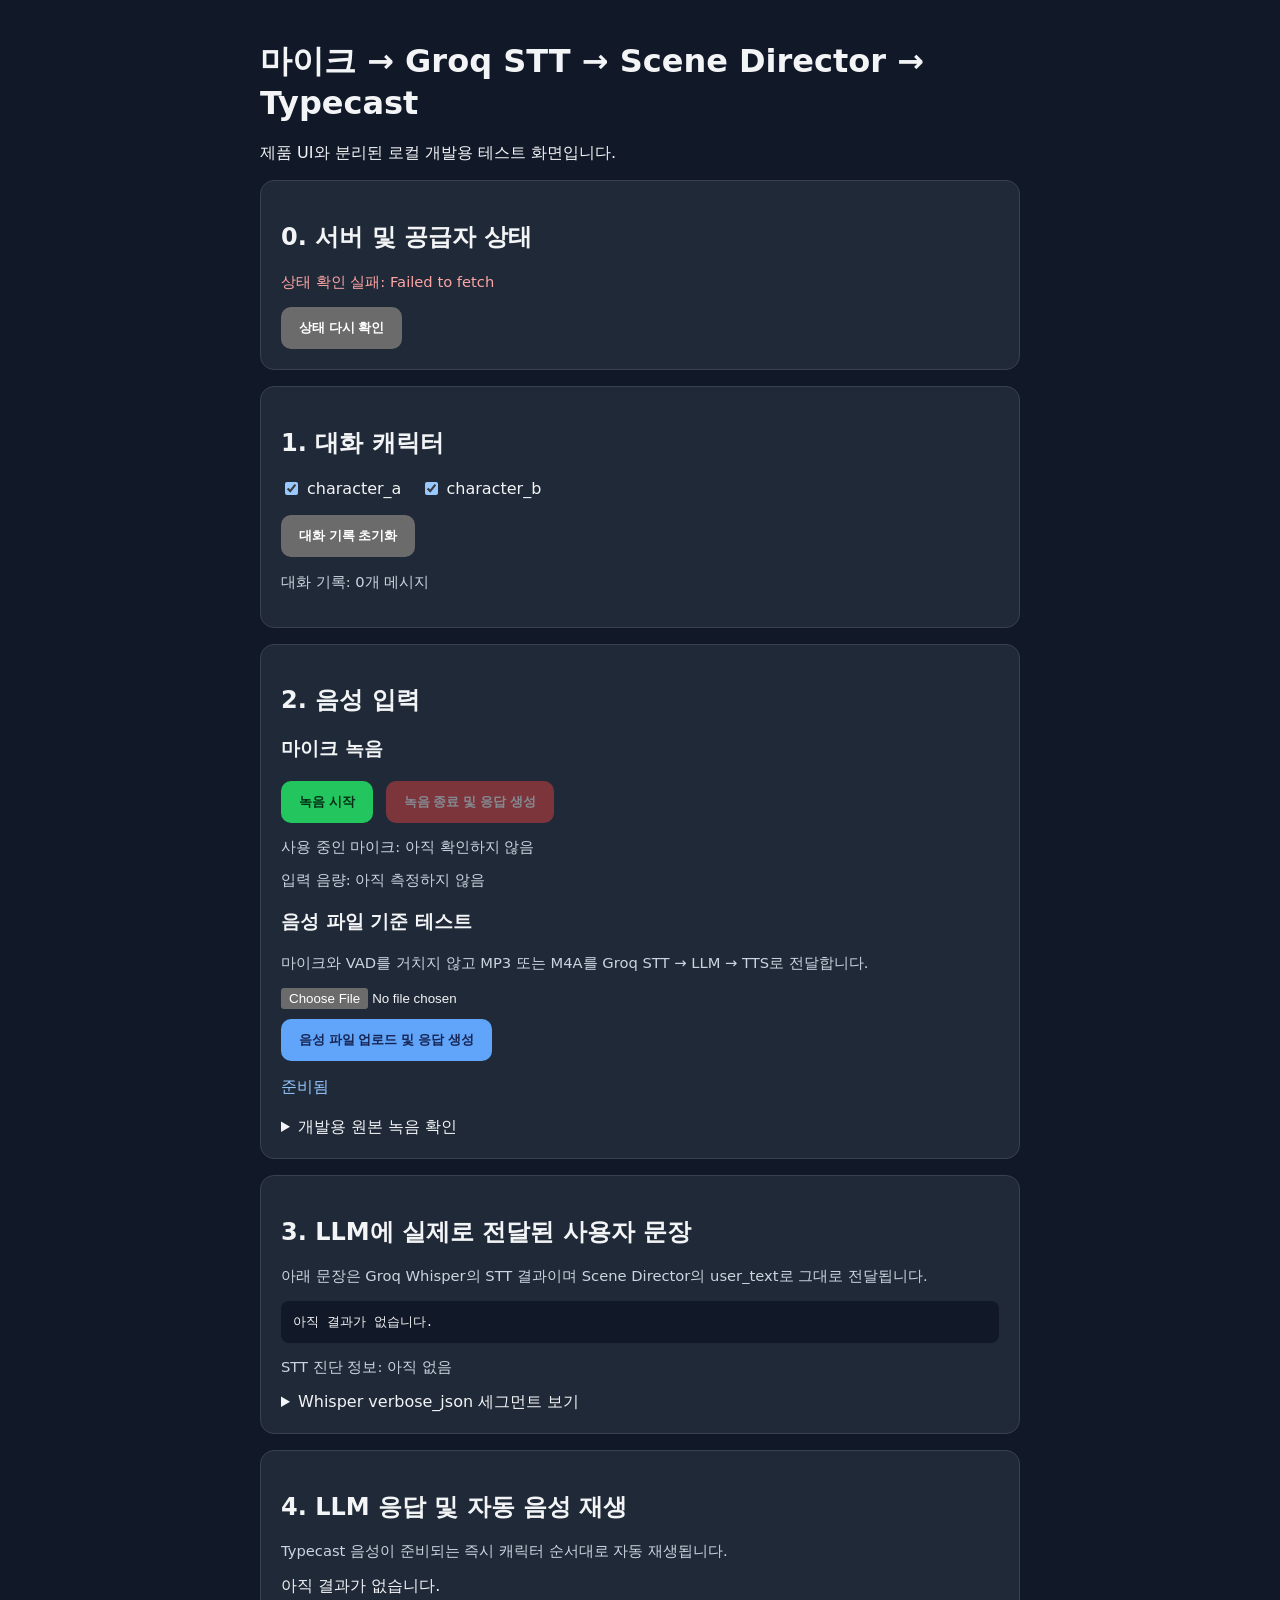
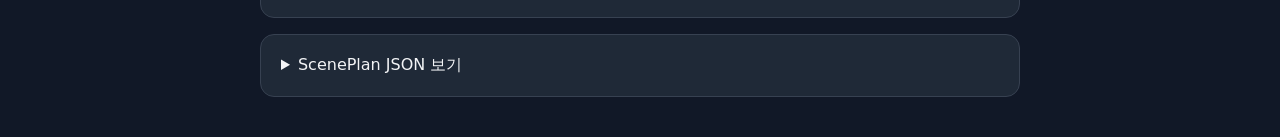
<file: backend/devtools/20260811_1434_voice_pipeline_test.html>
<!doctype html>
<html lang="ko">
<head>
  <meta charset="utf-8">
  <meta name="viewport" content="width=device-width, initial-scale=1">
  <title>음성 대화 파이프라인 테스트</title>
  <style>
    :root { color-scheme: dark; font-family: system-ui, sans-serif; }
    body { max-width: 760px; margin: 40px auto; padding: 0 20px; background: #111827; color: #f3f4f6; }
    section { background: #1f2937; border: 1px solid #374151; border-radius: 14px; padding: 20px; margin: 16px 0; }
    button { border: 0; border-radius: 10px; padding: 12px 18px; margin-right: 8px; font-weight: 700; cursor: pointer; }
    button:disabled { opacity: .45; cursor: not-allowed; }
    #start { background: #22c55e; color: #052e16; }
    #stop { background: #ef4444; color: white; }
    #uploadAudio { background: #60a5fa; color: #172554; }
    input[type="file"] { display: block; margin: 10px 0; }
    .status { color: #93c5fd; min-height: 1.5em; }
    .diagnostic { color: #cbd5e1; font-size: .92rem; }
    .ok { color: #86efac; }
    .error { color: #fca5a5; }
    .turn { border-top: 1px solid #374151; padding-top: 14px; margin-top: 14px; }
    audio { width: 100%; margin-top: 8px; }
    a { color: #93c5fd; }
    pre { white-space: pre-wrap; overflow-wrap: anywhere; background: #111827; padding: 12px; border-radius: 8px; }
    label { display: inline-flex; gap: 6px; margin-right: 14px; }
  </style>
</head>
<body>
  <h1>마이크 → Groq STT → Scene Director → Typecast</h1>
  <p>제품 UI와 분리된 로컬 개발용 테스트 화면입니다.</p>

  <section>
    <h2>0. 서버 및 공급자 상태</h2>
    <p id="providerStatus" class="diagnostic">확인 중...</p>
    <button id="recheck" type="button">상태 다시 확인</button>
  </section>

  <section>
    <h2>1. 대화 캐릭터</h2>
    <label><input id="characterA" type="checkbox" checked> character_a</label>
    <label><input id="characterB" type="checkbox" checked> character_b</label>
    <p><button id="resetConversation" type="button">대화 기록 초기화</button></p>
    <p id="historyStatus" class="diagnostic">대화 기록: 0개 메시지</p>
  </section>

  <section>
    <h2>2. 음성 입력</h2>
    <h3>마이크 녹음</h3>
    <button id="start">녹음 시작</button>
    <button id="stop" disabled>녹음 종료 및 응답 생성</button>
    <p id="microphoneDevice" class="diagnostic">사용 중인 마이크: 아직 확인하지 않음</p>
    <p id="vadStatus" class="diagnostic">입력 음량: 아직 측정하지 않음</p>
    <h3>음성 파일 기준 테스트</h3>
    <p class="diagnostic">마이크와 VAD를 거치지 않고 MP3 또는 M4A를 Groq STT → LLM → TTS로 전달합니다.</p>
    <input id="audioFile" type="file" accept="audio/mpeg,audio/mp4,audio/m4a,audio/x-m4a,.mp3,.m4a">
    <button id="uploadAudio" type="button">음성 파일 업로드 및 응답 생성</button>
    <p id="status" class="status">준비됨</p>
    <details>
      <summary>개발용 원본 녹음 확인</summary>
      <p id="recordingInfo" class="diagnostic">아직 녹음 파일이 없습니다.</p>
      <audio id="recording" controls preload="metadata" hidden></audio>
      <p><a id="downloadRecording" hidden>원본 녹음 파일 다운로드</a></p>
    </details>
  </section>

  <section>
    <h2>3. LLM에 실제로 전달된 사용자 문장</h2>
    <p class="diagnostic">아래 문장은 Groq Whisper의 STT 결과이며 Scene Director의 user_text로 그대로 전달됩니다.</p>
    <pre id="transcript">아직 결과가 없습니다.</pre>
    <p id="sttSummary" class="diagnostic">STT 진단 정보: 아직 없음</p>
    <details id="sttFallbackDetails" hidden>
      <summary>Turbo 1차 결과와 Large V3 최종 결과 비교</summary>
      <pre id="sttFallbackComparison"></pre>
    </details>
    <details>
      <summary>Whisper verbose_json 세그먼트 보기</summary>
      <pre id="sttSegments">[]</pre>
    </details>
  </section>

  <section>
    <h2>4. LLM 응답 및 자동 음성 재생</h2>
    <p class="diagnostic">Typecast 음성이 준비되는 즉시 캐릭터 순서대로 자동 재생됩니다.</p>
    <div id="turns">아직 결과가 없습니다.</div>
  </section>

  <section>
    <details>
      <summary>ScenePlan JSON 보기</summary>
      <pre id="scenePlan">{}</pre>
    </details>
  </section>

  <script>
    const API_BASE = "http://127.0.0.1:8000";
    const startButton = document.querySelector("#start");
    const stopButton = document.querySelector("#stop");
    const microphoneDeviceElement = document.querySelector("#microphoneDevice");
    const vadStatusElement = document.querySelector("#vadStatus");
    const audioFileInput = document.querySelector("#audioFile");
    const uploadAudioButton = document.querySelector("#uploadAudio");
    const statusElement = document.querySelector("#status");
    const recordingElement = document.querySelector("#recording");
    const recordingInfoElement = document.querySelector("#recordingInfo");
    const downloadRecordingElement = document.querySelector("#downloadRecording");
    const transcriptElement = document.querySelector("#transcript");
    const sttSummaryElement = document.querySelector("#sttSummary");
    const sttFallbackDetailsElement = document.querySelector("#sttFallbackDetails");
    const sttFallbackComparisonElement = document.querySelector("#sttFallbackComparison");
    const sttSegmentsElement = document.querySelector("#sttSegments");
    const turnsElement = document.querySelector("#turns");
    const scenePlanElement = document.querySelector("#scenePlan");
    const providerStatusElement = document.querySelector("#providerStatus");
    const recheckButton = document.querySelector("#recheck");
    const resetConversationButton = document.querySelector("#resetConversation");
    const historyStatusElement = document.querySelector("#historyStatus");

    let recorder;
    let microphoneStream;
    let chunks = [];
    let playbackAudioContext;
    let conversationHistory = [];
    let recordingUrl;
    let captureSource;
    let captureAnalyser;
    let vadAnimationFrame;
    let detectedSpeechMs = 0;
    let peakInputRms = 0;
    let activeSpeechRmsThreshold = 0.003;
    let lastVadStatusUpdateAt = 0;
    let uploadedAudioFile;

    const MIN_SPEECH_RMS_THRESHOLD = 0.0008;
    const MAX_SPEECH_RMS_THRESHOLD = 0.008;
    const VAD_CALIBRATION_MS = 400;
    const MIN_DETECTED_SPEECH_MS = 100;
    const MIN_ACCEPTABLE_AVG_LOGPROB = -0.8;

    function fallbackReasonLabel(reason) {
      const labels = {
        low_avg_logprob: "Turbo 신뢰도 낮음"
      };
      return labels[reason] ?? reason ?? "미제공";
    }

    function selectedCharacters() {
      const result = [];
      if (document.querySelector("#characterA").checked) result.push("character_a");
      if (document.querySelector("#characterB").checked) result.push("character_b");
      return result;
    }

    async function apiError(response, stage) {
      const body = await response.text();
      throw new Error(`${stage} 실패 (HTTP ${response.status}): ${body}`);
    }

    async function checkProviderStatus() {
      providerStatusElement.className = "diagnostic";
      providerStatusElement.textContent = "FastAPI와 공급자 설정을 확인하고 있습니다...";
      try {
        const response = await fetch(`${API_BASE}/health/providers`, { cache: "no-store" });
        const payload = await response.json();
        const groq = payload.groq?.configured ? "설정됨" : "미설정";
        const typecast = payload.typecast?.configured ? "설정됨" : "미설정";
        providerStatusElement.textContent = `FastAPI 연결됨 · Groq ${groq} · Typecast ${typecast}`;
        providerStatusElement.className = payload.groq?.configured && payload.typecast?.configured
          ? "diagnostic ok"
          : "diagnostic error";
        return payload;
      } catch (error) {
        providerStatusElement.textContent = `상태 확인 실패: ${error.message}`;
        providerStatusElement.className = "diagnostic error";
        return null;
      }
    }

    async function ensurePlaybackAudio() {
      const AudioContextClass = window.AudioContext || window.webkitAudioContext;
      if (!AudioContextClass) {
        throw new Error("이 브라우저는 자동 음성 재생을 지원하지 않습니다.");
      }
      if (!playbackAudioContext || playbackAudioContext.state === "closed") {
        playbackAudioContext = new AudioContextClass();
      }
      if (playbackAudioContext.state !== "running") await playbackAudioContext.resume();
    }

    async function playTtsAudio(arrayBuffer) {
      await ensurePlaybackAudio();
      const decodedAudio = await playbackAudioContext.decodeAudioData(arrayBuffer.slice(0));
      const source = playbackAudioContext.createBufferSource();
      source.buffer = decodedAudio;
      source.connect(playbackAudioContext.destination);
      await new Promise((resolve, reject) => {
        source.addEventListener("ended", resolve, { once: true });
        try {
          source.start();
        } catch (error) {
          reject(error);
        }
      });
    }

    async function startVoiceActivityDetection(stream) {
      await ensurePlaybackAudio();
      captureSource = playbackAudioContext.createMediaStreamSource(stream);
      captureAnalyser = playbackAudioContext.createAnalyser();
      captureAnalyser.fftSize = 1024;
      captureAnalyser.smoothingTimeConstant = 0.2;
      captureSource.connect(captureAnalyser);

      detectedSpeechMs = 0;
      peakInputRms = 0;
      activeSpeechRmsThreshold = MIN_SPEECH_RMS_THRESHOLD;
      lastVadStatusUpdateAt = 0;
      const samples = new Float32Array(captureAnalyser.fftSize);
      const calibrationSamples = [];
      const detectionStartedAt = performance.now();
      let calibrationCompleted = false;
      let previousTimestamp = performance.now();
      const measure = timestamp => {
        const elapsedMs = Math.min(timestamp - previousTimestamp, 100);
        previousTimestamp = timestamp;
        captureAnalyser.getFloatTimeDomainData(samples);
        let sumSquares = 0;
        for (const sample of samples) {
          sumSquares += sample * sample;
        }
        const rms = Math.sqrt(sumSquares / samples.length);
        peakInputRms = Math.max(peakInputRms, rms);
        if (!calibrationCompleted) {
          calibrationSamples.push({ rms, elapsedMs });
          if (timestamp - detectionStartedAt >= VAD_CALIBRATION_MS) {
            const sortedRms = calibrationSamples
              .map(sample => sample.rms)
              .sort((left, right) => left - right);
            const quietIndex = Math.floor(sortedRms.length * 0.2);
            const estimatedNoiseRms = sortedRms[quietIndex] || 0;
            activeSpeechRmsThreshold = Math.min(
              Math.max(estimatedNoiseRms * 2.0, MIN_SPEECH_RMS_THRESHOLD),
              MAX_SPEECH_RMS_THRESHOLD
            );
            detectedSpeechMs += calibrationSamples
              .filter(sample => sample.rms >= activeSpeechRmsThreshold)
              .reduce((total, sample) => total + sample.elapsedMs, 0);
            calibrationCompleted = true;
            statusElement.textContent = "녹음 중입니다. 지금 말씀하세요.";
          }
        } else if (rms >= activeSpeechRmsThreshold) {
          detectedSpeechMs += elapsedMs;
        }
        if (timestamp - lastVadStatusUpdateAt >= 200) {
          const detectionLabel = calibrationCompleted && rms >= activeSpeechRmsThreshold
            ? " · 음성 감지됨"
            : "";
          vadStatusElement.textContent = calibrationCompleted
            ? `현재 RMS ${rms.toFixed(5)} · 감지 기준 ${activeSpeechRmsThreshold.toFixed(5)} · 최고 RMS ${peakInputRms.toFixed(5)}${detectionLabel}`
            : `주변 소음 측정 중 · 현재 RMS ${rms.toFixed(5)}`;
          lastVadStatusUpdateAt = timestamp;
        }
        vadAnimationFrame = requestAnimationFrame(measure);
      };
      vadAnimationFrame = requestAnimationFrame(measure);
    }

    function stopVoiceActivityDetection() {
      if (vadAnimationFrame) cancelAnimationFrame(vadAnimationFrame);
      vadAnimationFrame = undefined;
      captureSource?.disconnect();
      captureAnalyser?.disconnect();
      captureSource = undefined;
      captureAnalyser = undefined;
    }

    function closeMicrophoneStream() {
      microphoneStream?.getTracks().forEach(track => track.stop());
      microphoneStream = undefined;
    }

    function recordingExtension(mimeType) {
      if (mimeType.includes("mpeg") || mimeType.includes("mp3")) return "mp3";
      if (mimeType.includes("mp4")) return "m4a";
      if (mimeType.includes("ogg")) return "ogg";
      return "webm";
    }

    async function convertRecordingToMp3(audioBlob, mimeType) {
      const formData = new FormData();
      formData.append(
        "file",
        audioBlob,
        `recording.${recordingExtension(mimeType)}`
      );
      const response = await fetch(`${API_BASE}/api/v1/audio/convert/mp3`, {
        method: "POST",
        body: formData
      });
      if (!response.ok) await apiError(response, "MP3 변환");
      return response.blob();
    }

    startButton.addEventListener("click", async () => {
      try {
        if (selectedCharacters().length === 0) {
          throw new Error("캐릭터를 한 명 이상 선택하세요.");
        }
        await ensurePlaybackAudio();
        microphoneStream = await navigator.mediaDevices.getUserMedia({
          audio: {
            channelCount: { ideal: 1 },
            autoGainControl: { ideal: true },
            noiseSuppression: { ideal: true },
            echoCancellation: { ideal: true }
          }
        });
        const microphoneTrack = microphoneStream.getAudioTracks()[0];
        const microphoneSettings = microphoneTrack?.getSettings?.() || {};
        microphoneDeviceElement.textContent = [
          `사용 중인 마이크: ${microphoneTrack?.label || "이름 확인 불가"}`,
          `샘플레이트 ${microphoneSettings.sampleRate || "미보고"}`,
          `자동 게인 ${microphoneSettings.autoGainControl ?? "미보고"}`,
          `노이즈 억제 ${microphoneSettings.noiseSuppression ?? "미보고"}`
        ].join(" · ");
        const preferredType = [
          "audio/webm;codecs=opus",
          "audio/webm",
          "audio/mp4",
          "audio/ogg;codecs=opus"
        ].find(type => MediaRecorder.isTypeSupported(type));
        recorder = preferredType
          ? new MediaRecorder(microphoneStream, { mimeType: preferredType })
          : new MediaRecorder(microphoneStream);
        chunks = [];
        recorder.addEventListener("dataavailable", event => {
          if (event.data.size > 0) chunks.push(event.data);
        });
        recorder.addEventListener("stop", processRecording, { once: true });
        recorder.addEventListener("error", event => {
          statusElement.textContent = `녹음 실패: ${event.error?.message || "MediaRecorder 오류"}`;
          statusElement.className = "status error";
        });
        statusElement.textContent = "0.4초 동안 주변 소음을 측정합니다. 잠시 말하지 마세요.";
        statusElement.className = "status";
        recorder.start(250);
        await startVoiceActivityDetection(microphoneStream);
        startButton.disabled = true;
        stopButton.disabled = false;
        uploadAudioButton.disabled = true;
      } catch (error) {
        statusElement.textContent = error.message;
        statusElement.className = "status error";
        stopVoiceActivityDetection();
        closeMicrophoneStream();
      }
    });

    stopButton.addEventListener("click", () => {
      stopButton.disabled = true;
      statusElement.textContent = "녹음을 처리하고 있습니다...";
      if (!recorder || recorder.state !== "recording") {
        statusElement.textContent = "종료할 녹음이 없습니다.";
        return;
      }
      // MediaRecorder's stop event finalizes the last data chunk. The microphone
      // tracks are closed inside processRecording only after that event fires.
      recorder.stop();
    });

    uploadAudioButton.addEventListener("click", async () => {
      const file = audioFileInput.files?.[0];
      try {
        if (selectedCharacters().length === 0) {
          throw new Error("캐릭터를 한 명 이상 선택하세요.");
        }
        if (!file) {
          throw new Error("테스트할 MP3 또는 M4A 파일을 선택하세요.");
        }
        const extension = file.name.toLowerCase().split(".").pop();
        if (!['mp3', 'm4a'].includes(extension)) {
          throw new Error("현재 기준 테스트는 MP3와 M4A 파일을 지원합니다.");
        }
        if (file.size > 20 * 1024 * 1024) {
          throw new Error("음성 파일은 20MB 이하여야 합니다.");
        }
        await ensurePlaybackAudio();
        uploadedAudioFile = file;
        startButton.disabled = true;
        stopButton.disabled = true;
        uploadAudioButton.disabled = true;
        statusElement.textContent = `업로드한 ${extension.toUpperCase()} 파일을 처리하고 있습니다...`;
        await processRecording();
      } catch (error) {
        uploadedAudioFile = undefined;
        startButton.disabled = false;
        uploadAudioButton.disabled = false;
        statusElement.textContent = error.message;
        statusElement.className = "status error";
      }
    });

    async function processRecording() {
      try {
        stopVoiceActivityDetection();
        closeMicrophoneStream();
        const isUploadedFile = Boolean(uploadedAudioFile);
        const uploadedExtension = isUploadedFile
          ? uploadedAudioFile.name.toLowerCase().split(".").pop()
          : null;
        const mimeType = isUploadedFile
          ? (uploadedAudioFile.type || (uploadedExtension === "m4a" ? "audio/mp4" : "audio/mpeg"))
          : (recorder.mimeType || chunks[0]?.type || "audio/webm");
        const audioBlob = isUploadedFile
          ? uploadedAudioFile
          : new Blob(chunks, { type: mimeType });
        if (audioBlob.size < 1000) {
          throw new Error(`녹음 파일이 너무 작습니다 (${audioBlob.size} bytes). 다시 녹음하세요.`);
        }

        statusElement.textContent = isUploadedFile
          ? `업로드한 ${uploadedExtension.toUpperCase()} 파일을 확인하고 있습니다...`
          : "원본 녹음을 MP3로 변환하고 있습니다...";
        const playbackBlob = isUploadedFile
          ? audioBlob
          : await convertRecordingToMp3(audioBlob, mimeType);
        if (recordingUrl) URL.revokeObjectURL(recordingUrl);
        recordingUrl = URL.createObjectURL(playbackBlob);
        recordingElement.src = recordingUrl;
        recordingElement.hidden = false;
        recordingElement.load();
        downloadRecordingElement.href = recordingUrl;
        downloadRecordingElement.download = isUploadedFile
          ? uploadedAudioFile.name
          : "recording.mp3";
        downloadRecordingElement.textContent = isUploadedFile
          ? `${uploadedExtension.toUpperCase()} 업로드 파일 다운로드`
          : "MP3 녹음 파일 다운로드";
        downloadRecordingElement.hidden = false;
        recordingInfoElement.textContent = isUploadedFile
          ? `업로드 ${uploadedExtension.toUpperCase()} ${(playbackBlob.size / 1024).toFixed(1)} KiB · 마이크/VAD 검사 생략`
          : [
              `원본 ${(audioBlob.size / 1024).toFixed(1)} KiB ${mimeType}`,
              `MP3 ${(playbackBlob.size / 1024).toFixed(1)} KiB`,
              `음성 감지 ${(detectedSpeechMs / 1000).toFixed(2)}초`,
              `최고 RMS ${peakInputRms.toFixed(4)}`,
              `감지 기준 RMS ${activeSpeechRmsThreshold.toFixed(4)}`
            ].join(" · ");

        if (!isUploadedFile && detectedSpeechMs < MIN_DETECTED_SPEECH_MS) {
          statusElement.textContent = [
            "사람의 음성이 충분히 감지되지 않아 Groq STT 요청을 보내지 않았습니다.",
            "개발용 원본 녹음 확인에서 마이크 입력을 들어보세요."
          ].join(" ");
          statusElement.className = "status error";
          return;
        }

        statusElement.textContent = "Groq Whisper가 음성을 인식하고 있습니다...";
        const formData = new FormData();
        formData.append(
          "file",
          audioBlob,
          isUploadedFile ? uploadedAudioFile.name : `recording.${recordingExtension(mimeType)}`
        );
        formData.append("language", "ko");
        const sttResponse = await fetch(`${API_BASE}/api/v1/stt/transcriptions`, {
          method: "POST",
          body: formData
        });
        if (!sttResponse.ok) await apiError(sttResponse, "STT");
        const transcription = await sttResponse.json();
        transcriptElement.textContent = transcription.text;
        const segments = transcription.segments || [];
        const noSpeechValues = segments
          .map(segment => segment.no_speech_prob)
          .filter(value => typeof value === "number");
        const logprobValues = segments
          .map(segment => segment.avg_logprob)
          .filter(value => typeof value === "number");
        const maxNoSpeech = noSpeechValues.length ? Math.max(...noSpeechValues) : null;
        const averageLogprob = logprobValues.length
          ? logprobValues.reduce((sum, value) => sum + value, 0) / logprobValues.length
          : null;
        sttSummaryElement.textContent = [
          `최종 모델 ${transcription.model ?? "미제공"}`,
          `Large V3 재시도 ${transcription.fallback_used ? "사용" : "미사용"}`,
          transcription.fallback_used
            ? `재시도 사유 ${fallbackReasonLabel(transcription.fallback_reason)}`
            : null,
          transcription.fallback_used
            ? `Turbo 1차 avg_logprob ${transcription.primary_avg_logprob?.toFixed(3) ?? "미제공"}`
            : null,
          `길이 ${transcription.duration_seconds ?? "미제공"}초`,
          `세그먼트 ${segments.length}개`,
          `최대 no_speech_prob ${maxNoSpeech?.toFixed(3) ?? "미제공"}`,
          `최종 avg_logprob ${averageLogprob?.toFixed(3) ?? "미제공"}`
        ].filter(Boolean).join(" · ");
        sttFallbackDetailsElement.hidden = !transcription.fallback_used;
        sttFallbackComparisonElement.textContent = transcription.fallback_used
          ? [
              `[1차 ${transcription.primary_model}]`,
              transcription.primary_text ?? "미제공",
              "",
              `[최종 ${transcription.model}]`,
              transcription.text
            ].join("\n")
          : "";
        sttSegmentsElement.textContent = JSON.stringify(segments, null, 2);

        if (
          typeof averageLogprob === "number"
          && averageLogprob < MIN_ACCEPTABLE_AVG_LOGPROB
        ) {
          statusElement.textContent = [
            `STT 신뢰도가 낮습니다 (평균 avg_logprob ${averageLogprob.toFixed(3)}).`,
            "잘못 인식된 문장을 LLM에 전달하지 않았습니다.",
            "위 문장을 확인한 뒤 다시 녹음하거나 MP3/M4A 파일과 비교하세요."
          ].join(" ");
          statusElement.className = "status error";
          return;
        }

        statusElement.textContent = "Scene Director가 말할 캐릭터를 결정하고 있습니다...";
        const sceneResponse = await fetch(`${API_BASE}/api/v1/scene-plans`, {
          method: "POST",
          headers: { "Content-Type": "application/json" },
          body: JSON.stringify({
            user_text: transcription.text,
            character_ids: selectedCharacters(),
            recent_messages: conversationHistory.slice(-12)
          })
        });
        if (!sceneResponse.ok) await apiError(sceneResponse, "Scene Director");
        const scenePlan = await sceneResponse.json();
        scenePlanElement.textContent = JSON.stringify(scenePlan, null, 2);

        turnsElement.replaceChildren();
        conversationHistory.push({
          role: "USER",
          speaker_id: null,
          content: transcription.text
        });
        for (const turn of scenePlan.turns) {
          const container = document.createElement("div");
          container.className = "turn";
          const description = document.createElement("p");
          description.textContent = `${turn.speaker_id} · ${turn.emotion}: ${turn.text}`;
          container.append(description);
          turnsElement.append(container);
          conversationHistory.push({
            role: "CHARACTER",
            speaker_id: turn.speaker_id,
            content: turn.text
          });

          statusElement.textContent = `${turn.speaker_id} 음성을 생성하고 있습니다...`;
          const ttsResponse = await fetch(`${API_BASE}/api/v1/tts/stream`, {
            method: "POST",
            headers: { "Content-Type": "application/json" },
            body: JSON.stringify({
              speaker_id: turn.speaker_id,
              text: turn.text,
              emotion: turn.emotion,
              emotion_intensity: 1.0,
              audio_format: "mp3"
            })
          });
          if (!ttsResponse.ok) await apiError(ttsResponse, `TTS ${turn.speaker_id}`);
          const audioBytes = await ttsResponse.arrayBuffer();
          statusElement.textContent = `${turn.speaker_id} 자동 재생 중...`;
          await playTtsAudio(audioBytes);
        }

        const silentCount = selectedCharacters().length - scenePlan.turns.length;
        historyStatusElement.textContent = `대화 기록: ${conversationHistory.length}개 메시지`;
        statusElement.textContent = silentCount > 0
          ? `완료: ${scenePlan.turns.length}명 응답, ${silentCount}명 침묵`
          : `완료: ${scenePlan.turns.length}명 응답`;
      } catch (error) {
        statusElement.textContent = error.message;
        statusElement.className = "status error";
        console.error(error);
      } finally {
        uploadedAudioFile = undefined;
        stopVoiceActivityDetection();
        closeMicrophoneStream();
        startButton.disabled = false;
        uploadAudioButton.disabled = false;
      }
    }

    recheckButton.addEventListener("click", checkProviderStatus);
    resetConversationButton.addEventListener("click", () => {
      conversationHistory = [];
      historyStatusElement.textContent = "대화 기록: 0개 메시지";
      transcriptElement.textContent = "아직 결과가 없습니다.";
      sttSummaryElement.textContent = "STT 진단 정보: 아직 없음";
      sttFallbackDetailsElement.hidden = true;
      sttFallbackComparisonElement.textContent = "";
      sttSegmentsElement.textContent = "[]";
      turnsElement.textContent = "아직 결과가 없습니다.";
      scenePlanElement.textContent = "{}";
      statusElement.textContent = "대화 기록을 초기화했습니다.";
    });
    checkProviderStatus();
  </script>
</body>
</html>
</file>
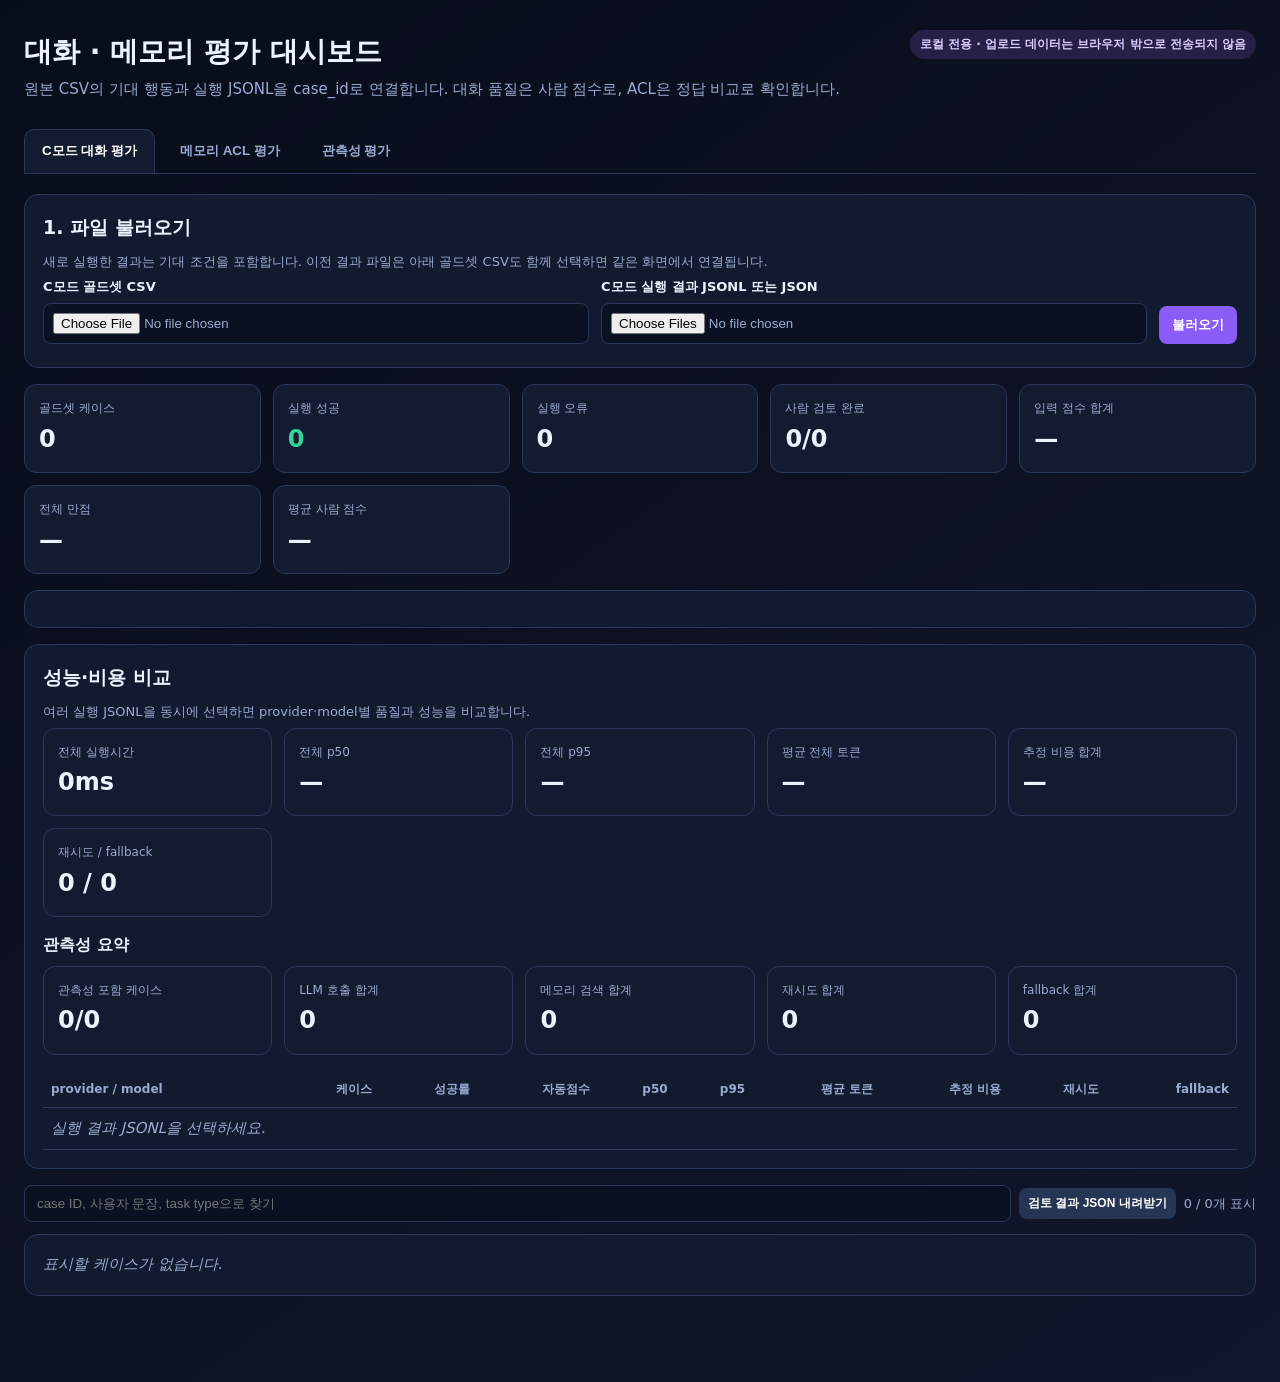
<file: backend/devtools/20260820_1512_evaluation_dashboard.html>
<!doctype html>
<html lang="ko">
<head>
  <meta charset="utf-8" />
  <meta name="viewport" content="width=device-width, initial-scale=1" />
  <title>대화 · 메모리 평가 대시보드</title>
  <style>
    :root { --bg:#0b1020; --panel:#131b30; --panel-2:#0f172a; --line:#2a3859; --text:#edf2ff; --muted:#9aabd0; --accent:#8b5cf6; --good:#34d399; --warn:#fbbf24; --bad:#fb7185; }
    *{box-sizing:border-box} body{margin:0;background:linear-gradient(145deg,#080d1b,#12162c);color:var(--text);font:15px/1.55 system-ui,-apple-system,"Segoe UI",sans-serif}
    main{max-width:1460px;margin:auto;padding:30px 24px 70px} h1{margin:0;font-size:28px} h2{font-size:19px;margin:0 0 10px} h3{font-size:16px;margin:0 0 8px} p{margin:5px 0;color:var(--muted)}
    .top{display:flex;justify-content:space-between;gap:20px;align-items:flex-start;margin-bottom:22px}.badge{white-space:nowrap;background:#272046;color:#d9ccff;padding:5px 10px;border-radius:99px;font-weight:700;font-size:12px}
    .tabs{display:flex;gap:8px;border-bottom:1px solid var(--line);margin-bottom:20px}.tab{border:0;border-radius:10px 10px 0 0;background:transparent;color:var(--muted);padding:12px 17px;cursor:pointer;font-weight:700}.tab.active{background:var(--panel);color:#fff;border:1px solid var(--line);border-bottom:1px solid var(--panel)}
    .panel{display:none}.panel.active{display:block}.box{background:rgba(19,27,48,.94);border:1px solid var(--line);border-radius:14px;padding:18px;margin-bottom:16px}.load-grid{display:grid;grid-template-columns:1fr 1fr auto;gap:12px;align-items:end}.field label{display:block;font-size:13px;font-weight:700;margin-bottom:6px}.field input[type=file]{width:100%;padding:9px;border:1px solid var(--line);border-radius:8px;background:#0a1122;color:var(--muted)}
    button{border:0;border-radius:8px;background:var(--accent);color:#fff;padding:10px 13px;font-weight:750;cursor:pointer}button:hover{filter:brightness(1.13)}button.secondary{background:#263553}button.danger{background:#9f2345}.small{font-size:12px;padding:7px 9px}.note{font-size:13px;color:var(--muted)}.hidden{display:none!important}
    .summary{display:grid;grid-template-columns:repeat(5,minmax(0,1fr));gap:12px;margin-bottom:16px}.metric{background:var(--panel);border:1px solid var(--line);border-radius:12px;padding:14px}.metric .name{font-size:12px;color:var(--muted)}.metric .value{font-size:24px;font-weight:800;margin-top:3px}.good{color:var(--good)}.warn{color:var(--warn)}.bad{color:var(--bad)}
    .toolbar{display:flex;gap:8px;align-items:center;flex-wrap:wrap;margin-bottom:12px}.toolbar input{flex:1;min-width:220px;padding:10px 12px;background:#0a1122;border:1px solid var(--line);color:#fff;border-radius:8px}.count{color:var(--muted);font-size:13px}
    .case{background:var(--panel);border:1px solid var(--line);border-radius:14px;margin:10px 0;overflow:hidden}.case-head{padding:14px 16px;display:flex;gap:12px;justify-content:space-between;align-items:center;background:rgba(255,255,255,.025)}.case-id{font-weight:800}.status{font-size:12px;padding:3px 8px;border-radius:99px;background:#273553}.status.ok{background:#154c43;color:#9ff3d2}.status.error{background:#63233a;color:#ffd0da}.status.dry_run{background:#594622;color:#ffe4a1}.status.unsupported{background:#594622;color:#ffe4a1}
    .case-body{display:grid;grid-template-columns:minmax(260px,.9fr) minmax(320px,1.1fr) minmax(290px,.9fr);gap:0;border-top:1px solid var(--line)}.cell{padding:15px;border-right:1px solid var(--line)}.cell:last-child{border-right:0}.label{font-size:11px;color:#aab8da;text-transform:uppercase;letter-spacing:.06em;font-weight:800;margin-bottom:6px}.block{background:#0b1223;border-radius:8px;padding:10px;margin:7px 0;white-space:pre-wrap}.list{margin:6px 0;padding-left:20px}.list li{margin:3px 0}.turn{border-left:3px solid var(--accent);padding:8px 10px;background:#0b1223;margin:7px 0;border-radius:0 7px 7px 0}.turn b{color:#cbbcff}.empty{color:var(--muted);font-style:italic}
    .rubric{display:grid;gap:7px}.rubric-row{display:grid;grid-template-columns:1fr auto;gap:8px;align-items:center;font-size:13px}.choice{display:flex;gap:4px}.choice button{background:#263553;padding:5px 8px;font-size:12px}.choice button.selected{background:var(--accent)}.check{font-size:12px;margin:5px 0}.check.fail{color:#ffb5c2}.check.pass{color:#9ff3d2}.notes{width:100%;min-height:54px;resize:vertical;background:#0a1122;border:1px solid var(--line);color:#fff;border-radius:7px;padding:8px}
    .perf-table{width:100%;border-collapse:collapse}.perf-table th,.perf-table td{padding:9px 8px;border-bottom:1px solid var(--line);text-align:right}.perf-table th:first-child,.perf-table td:first-child{text-align:left}.perf-table th{font-size:12px;color:var(--muted)}.table-wrap{overflow-x:auto}
    .acl-form select{width:100%;padding:8px;background:#0a1122;border:1px solid var(--line);color:#fff;border-radius:7px}.critical{border:1px solid #b52a4c;background:#3b1725;color:#ffd2db;padding:9px;border-radius:7px;font-weight:700;margin:8px 0}.footer-help{margin-top:18px;font-size:13px;color:var(--muted)}
    .character-grid{display:grid;grid-template-columns:repeat(2,minmax(0,1fr));gap:10px}.character-card{background:#0b1223;border:1px solid var(--line);border-radius:9px;padding:11px}.character-card h3{margin:0 0 4px;color:#e9ddff}.character-card p{margin:3px 0;font-size:12px}.tag{display:inline-block;padding:2px 6px;margin:2px 3px 0 0;border-radius:99px;background:#263553;color:#dbe5ff;font-size:11px}@media(max-width:700px){.character-grid{grid-template-columns:1fr}}\n    @media(max-width:1000px){.case-body{grid-template-columns:1fr}.cell{border-right:0;border-bottom:1px solid var(--line)}.cell:last-child{border-bottom:0}.summary{grid-template-columns:repeat(2,1fr)}.load-grid{grid-template-columns:1fr}.top{display:block}.badge{display:inline-block;margin-top:10px}}
  </style>
</head>
<body>
<main>
  <div class="top"><div><h1>대화 · 메모리 평가 대시보드</h1><p>원본 CSV의 기대 행동과 실행 JSONL을 case_id로 연결합니다. 대화 품질은 사람 점수로, ACL은 정답 비교로 확인합니다.</p></div><span class="badge">로컬 전용 · 업로드 데이터는 브라우저 밖으로 전송되지 않음</span></div>
  <div class="tabs"><button class="tab active" data-tab="dialogue">C모드 대화 평가</button><button class="tab" data-tab="memory">메모리 ACL 평가</button><button class="tab" data-tab="observability">관측성 평가</button></div>

  <section class="panel active" id="dialogue">
    <div class="box"><h2>1. 파일 불러오기</h2><p class="note">새로 실행한 결과는 기대 조건을 포함합니다. 이전 결과 파일은 아래 골드셋 CSV도 함께 선택하면 같은 화면에서 연결됩니다.</p><div class="load-grid"><div class="field"><label>C모드 골드셋 CSV</label><input id="dialogue-goldset" type="file" accept=".csv,text/csv"></div><div class="field"><label>C모드 실행 결과 JSONL 또는 JSON</label><input id="dialogue-result" type="file" multiple accept=".json,.jsonl,application/json,text/plain"></div><button id="dialogue-load">불러오기</button></div><p id="dialogue-load-status" class="note"></p></div>
    <div id="dialogue-summary" class="summary"></div><div id="character-catalog" class="box"></div>
    <div class="box"><h2>성능·비용 비교</h2><p class="note">여러 실행 JSONL을 동시에 선택하면 provider·model별 품질과 성능을 비교합니다.</p><div id="performance-summary" class="summary"></div><h3>관측성 요약</h3><div id="observability-summary" class="summary"></div><div class="table-wrap"><table class="perf-table"><thead><tr><th>provider / model</th><th>케이스</th><th>성공률</th><th>자동점수</th><th>p50</th><th>p95</th><th>평균 토큰</th><th>추정 비용</th><th>재시도</th><th>fallback</th></tr></thead><tbody id="performance-models"></tbody></table></div></div>
    <div class="toolbar"><input id="dialogue-search" placeholder="case ID, 사용자 문장, task type으로 찾기"><button class="secondary small" id="dialogue-export">검토 결과 JSON 내려받기</button><span id="dialogue-count" class="count"></span></div>
    <div id="dialogue-cases"></div>
  </section>

  <section class="panel" id="memory">
    <div class="box"><h2>1. ACL 골드셋 불러오기</h2><p class="note">전체 12건 자동 평가 결과: backend/evals/runs/20260831_235000_memory_acl_full_v1.json 또는 v2.json. 골드셋 CSV와 결과 JSON을 함께 선택하면 정확도·정밀도·재현율·F1·누출 건수를 표시합니다.</p><div class="load-grid"><div class="field"><label>메모리 ACL 골드셋 CSV</label><input id="memory-goldset" type="file" accept=".csv,text/csv"></div><div class="field"><label>ACL 실행 결과 JSONL 또는 JSON (선택)</label><input id="memory-result" type="file" multiple accept=".json,.jsonl,application/json,text/plain"></div><button id="memory-load">불러오기</button></div><p id="memory-load-status" class="note"></p></div>
    <div id="memory-summary" class="summary"></div>
    <div class="toolbar"><input id="memory-search" placeholder="case ID, 메모리 별칭, actor, scope로 찾기"><button class="secondary small" id="memory-export">검토 결과 JSON 내려받기</button><span id="memory-count" class="count"></span></div>
    <div id="memory-cases"></div>
    <p class="footer-help">판정: <b>ALLOW</b>는 허용, <b>DENY</b>는 차단, <b>EXCLUDE</b>는 검색 결과에서 제외입니다. 누출은 hidden_from에 있는 캐릭터가 메모리 내용·요약·ID를 볼 수 있었던 경우이며, 한 건이라도 있으면 통과할 수 없습니다. <a href="./20260831_235500_memory_structure_dashboard.html">메모리 구조 비교 대시보드 열기</a></p>
  </section>

  <section class="panel" id="observability">
    <div class="box"><h2>관측성 평가 데이터셋</h2><p class="note">C 모드 실행 결과에서 HTTP·워크플로·LLM·메모리 지표를 케이스별로 검증한 전용 데이터셋입니다.</p><div class="load-grid"><div class="field"><label>관측성 평가 JSON</label><input id="observability-result" type="file" accept=".json,application/json"></div><button id="observability-load">불러오기</button></div><p id="observability-load-status" class="note"></p></div>
    <div id="observability-dataset-summary" class="summary"></div>
    <div class="table-wrap"><table class="perf-table"><thead><tr><th>케이스</th><th>단계</th><th>판정</th><th>HTTP 상태</th><th>전체 시간</th><th>워크플로 완료</th><th>주 경로</th><th>응답 발화</th><th>LLM 호출</th><th>재시도</th><th>메모리 검색</th><th>전체 대화 기록</th></tr></thead><tbody id="observability-cases"></tbody></table></div>
  </section>
</main>
<script>
(() => {
  const state = { dialogue:{goldset:[],results:[],reviews:{}}, memory:{goldset:[],results:[],reviews:{}}, observability:{goldset:[],results:[],reviews:{}} };
  const $ = (id) => document.getElementById(id);
  const esc = (v='') => String(v).replace(/[&<>"']/g, c => ({'&':'&amp;','<':'&lt;','>':'&gt;','"':'&quot;',"'":'&#039;'}[c]));
  const asArray = (v) => Array.isArray(v) ? v : (typeof v === 'string' && v.trim() ? (() => {try{return JSON.parse(v)}catch{return v.split('|').map(x=>x.trim()).filter(Boolean)}})() : []);
  const csv = (text) => { const rows=[]; let row=[], cell='', q=false; for(let i=0;i<text.length;i++){const c=text[i], n=text[i+1]; if(c==='"'){if(q&&n==='"'){cell+='"';i++}else q=!q}else if(c===','&&!q){row.push(cell);cell=''}else if((c==='\n'||c==='\r')&&!q){if(c==='\r'&&n==='\n')i++;row.push(cell); if(row.some(x=>x!==''))rows.push(row);row=[];cell=''}else cell+=c} row.push(cell);if(row.some(x=>x!==''))rows.push(row); const [head,...data]=rows; return data.map(r=>Object.fromEntries(head.map((h,i)=>[h.replace(/^\uFEFF/,''),r[i]??'']))); };
  const parseFile = async(file) => { if(!file)return []; const text=await file.text(); if(file.name.toLowerCase().endsWith('.csv')) return csv(text); try {const parsed=JSON.parse(text);return Array.isArray(parsed)?parsed:[parsed]} catch {return text.split(/\r?\n/).filter(Boolean).map(line=>JSON.parse(line));} };
  const flattenAudit = (audit) => {
    const rows=[];
    (audit?.observed_c_mode||[]).forEach(group => (group.cases||[]).forEach((item,index) => {
      const id=`audit:${group.label||'conversation'}:${group.conversation_id||'unknown'}:${index+1}`;
      rows.push({case_id:id,request_status:'observed_db',provider:'observed_db',model:'current_db',user_text:item.user_text||'',phase:group.label||'',audit_only:true,
        scene_plan:{turns:(item.actual_speakers||[]).map((speaker,i)=>({speaker_id:speaker,text:(item.texts||[])[i]||''}))},
        evaluation:{automatic_score:item.routing_ok===true?1:item.routing_ok===false?0:null,automatic_max_score:1,checks:{routing:{ok:item.routing_ok!==false},duplicate_output:{ok:item.duplicate_in_exchange!==true},generic_output:{ok:!(item.generic_patterns||[]).length}}},
        audit:{conversation_id:group.conversation_id,label:group.label,routing_ok:item.routing_ok,generic_patterns:item.generic_patterns||[],duplicate_in_exchange:item.duplicate_in_exchange}});
    }));
    return rows;
  };
  const flattenMemoryAudit = (audit) => {
    const m=audit?.memory_dataset;
    if(!m)return [];
    return [{case_id:'audit:memory:current-db',request_status:'observed_db',provider:'observed_db',model:'current_db',audit_only:true,
      operation:'CURRENT_DB_AUDIT',memory_scope:'current_db',memory_alias:`현재 메모리 ${m.current_memory_items??0}건`,memory_text:`ACL ${m.current_acl_rows??0}건 · 접근 로그 ${m.current_access_logs??0}건`,
      actual_result:(m.unauthorized_allow_logs||0)>0?'DENY':'ALLOW',audit:m}];
  };
  const flattenSummary = (report) => {
    const groups=[report?.c_mode_goldset,report?.current_db_followups].filter(Boolean);
    return groups.flatMap(group=>(group.responses||[]).map(r=>({...r,request_status:'ok',provider:group.provider||'gemma4_e2b',model:group.model||'current_db',scene_plan:{scene_plan:{turns:r.turns||[]}},evaluation:{automatic_score:r.automatic_score,automatic_max_score:r.automatic_max_score},summary_only:true})));
  };
  const flattenMemoryRun = (report) => (report?.cases||[]).map(c=>({...c,request_status:c.pass===true?'ok':c.actual==='UNSUPPORTED'?'unsupported':'error',actual_result:c.actual,operation:c.detail?.operation||c.case_id,memory_text:c.detail?JSON.stringify(c.detail):'',policy_version:report.policy_version||'unknown',evaluation_metrics:report.metrics||null,audit_only:true,audit:{scope:report.scope,policy_version:report.policy_version||'unknown',unsupported_cases:report.unsupported_cases||[]}}));
  const flattenObservability = (report) => (report?.cases||[]).map(c=>({...c,request_status:Object.values(c.checks||{}).every(Boolean)?'ok':'error',observability_dataset:true}));
  const read = async (id,kind) => { const files=[...$(id).files]; const parsed=(await Promise.all(files.map(parseFile))).flat(); return parsed.flatMap(x=>x?.observed_c_mode?flattenAudit(x):x?.memory_dataset?flattenMemoryAudit(x):((x?.dataset_type==='memory_acl_evaluation'||x?.scope==='API-supported memory ACL smoke evaluation'||x?.scope==='Full memory ACL evaluation')&&Array.isArray(x?.cases))?flattenMemoryRun(x):x?.dataset_type==='observability_evaluation'?flattenObservability(x):x?.c_mode_goldset||x?.current_db_followups?flattenSummary(x):[x]); };
  const statusClass=s=>s==='ok'?'ok':s==='error'?'error':s||'';
  const turnsOf = r => {
    const messages = r?.conversation_messages;
    if (Array.isArray(messages) && messages.length) {
      return messages.map(m => ({speaker_id: m.speaker_id || (m.speaker_type === 'USER' ? 'USER' : 'character'), emotion: m.speaker_type === 'USER' ? '사용자' : '—', text: m.content || ''}));
    }
    const a=r?.scene_plan?.scene_plan?.turns;const b=r?.scene_plan?.turns;const c=r?.turns;
    return Array.isArray(a)?a:Array.isArray(b)?b:Array.isArray(c)?c:[];
  };
  const merged = (kind) => { const s=state[kind], map=new Map(s.results.map(r=>[r.case_id,r])); const source=s.goldset.length?s.goldset:s.results.map(r=>({...r.goldset,...r,case_id:r.case_id,phase:r.phase,user_text:r.user_text})); const linked=source.map(g=>({g,r:map.get(g.case_id)||s.results.find(x=>x.case_id===g.case_id)})); const ids=new Set(linked.map(x=>x.r?.case_id).filter(Boolean)); return linked.concat(s.results.filter(r=>!ids.has(r.case_id)).map(r=>({g:{case_id:r.case_id,phase:r.phase,user_text:r.user_text,audit_only:r.audit_only},r}))); };
  function renderCharacterCatalog(){const el=$('character-catalog');if(!el)return;const source=state.dialogue.goldset[0]||state.dialogue.results.find(x=>x.character_map_json);let map=source?.character_map_json||source?.character_catalog;if(typeof map==='string'){try{map=JSON.parse(map)}catch{map=null}};if(!map||typeof map!=='object'){el.innerHTML='';return}const entries=Object.entries(map);el.innerHTML='<h2>평가 대상 캐릭터</h2><p class="note">이번 데이터셋은 아래 두 캐릭터를 고정 대상으로 사용합니다. 응답의 화자 ID와 성격 기준을 함께 확인하세요.</p><div class="character-grid">'+entries.map(([key,c])=>'<div class="character-card"><h3>'+esc(c.name||key)+' <span class="tag">'+esc(key)+'</span></h3><p><b>ID</b> '+esc(c.id||'—')+' · <b>나이</b> '+esc(c.age??'—')+'세 · <b>직업</b> '+esc(c.occupation||'—')+'</p><p><b>성격</b> '+esc((c.traits||[]).join(', ')||'—')+'</p><p><b>말투</b> '+esc(c.speech_style||'—')+' · <b>관계</b> '+esc(c.relationship_style||'—')+'</p><p>'+esc(c.persona||'')+'</p></div>').join('')+'</div>';}
  const list=(items)=>`<ul class="list">${items.length?items.map(x=>`<li>${esc(x)}</li>`).join(''):'<li class="empty">없음</li>'}</ul>`;
  const getReview=(kind,id)=>state[kind].reviews[id]||{};
  const setReview=(kind,id,patch)=>{state[kind].reviews[id]={...getReview(kind,id),...patch}; render(kind);};
  const automatic=(r)=>r?.evaluation||{};
  const countersOf = r => r?.observability?.delta?.counter_delta||[];
  const counterValue = (r,name) => countersOf(r).filter(x=>x.name===name).reduce((sum,x)=>sum+Number(x.value||0),0);
  const timingText = r => { const t=r?.timings; if(!t) return r?.duration_ms!=null?'케이스 전체 '+r.duration_ms+'ms · 단계별 기록 없음':'실행 시간 데이터 없음'; const setup=(t.setup_message_ms||[]).map((v,i)=>'설정'+(i+1)+' '+v+'ms').join(' · '); return ['전체 '+(t.total_ms??r.duration_ms??'—')+'ms','대화 생성 '+(t.conversation_create_ms??'—')+'ms','메모리 준비 '+(t.seed_memory_ms??'—')+'ms',setup,'최종 질문 '+(t.scored_message_ms??'—')+'ms','대화 기록 조회 '+(t.conversation_read_ms??'—')+'ms'].filter(Boolean).join(' · '); };
  const observationText = r => { if(!r?.observability)return '관측성 데이터 없음 (이전 실행 결과이거나 서버 지표 조회 실패)'; const llm=counterValue(r,'llm_calls_total'), mem=counterValue(r,'memory_searches_total'); const path=countersOf(r).find(x=>x.name==='conversation_execution_paths_total'); const duration=r.duration_ms!=null?`${r.duration_ms}ms`:'—'; return `LLM 호출 ${llm} · 메모리 검색 ${mem} · 실행 경로 ${path?.labels?.path||'—'} · 전체 ${duration}`; };
  const addSummary=(id, values)=>{$(id).innerHTML=values.map(x=>`<div class="metric"><div class="name">${esc(x.name)}</div><div class="value ${x.class||''}">${esc(x.value)}</div></div>`).join('');};
  const counterValueWhere = (r,name,predicate=()=>true) => countersOf(r).filter(x=>x.name===name&&predicate(x.labels||{})).reduce((sum,x)=>sum+Number(x.value||0),0);
  const percentile = (values,q) => {if(!values.length)return null;const a=[...values].sort((x,y)=>x-y),p=(a.length-1)*q,l=Math.floor(p),u=Math.ceil(p);return a[l]+(a[u]-a[l])*(p-l)};
  const scorePercent = r => {const e=automatic(r),s=Number(e.automatic_score),m=Number(e.automatic_max_score);return Number.isFinite(s)&&m>0?100*s/m:null};
  const performanceOf = rows => {const durations=rows.map(r=>Number(r.duration_ms)).filter(Number.isFinite),scores=rows.map(scorePercent).filter(Number.isFinite),tokens=rows.map(r=>counterValueWhere(r,'llm_tokens_total',l=>l.type==='total')),cost=rows.reduce((s,r)=>s+counterValueWhere(r,'llm_estimated_cost_total'),0),retries=rows.reduce((s,r)=>s+counterValue(r,'llm_retries_total'),0),fallback=rows.reduce((s,r)=>s+counterValue(r,'fallback_total'),0),success=rows.filter(r=>r.request_status==='ok').length;return {count:rows.length,success:rows.length?100*success/rows.length:0,score:scores.length?scores.reduce((a,b)=>a+b,0)/scores.length:null,p50:percentile(durations,.5),p95:percentile(durations,.95),tokens:tokens.some(Boolean)?tokens.reduce((a,b)=>a+b,0)/tokens.length:null,total:durations.reduce((a,b)=>a+b,0),cost,retries,fallback}};
  function renderPerformance(){const rows=state.dialogue.results,all=performanceOf(rows);addSummary('performance-summary',[{name:'전체 실행시간',value:Math.round(all.total)+'ms'},{name:'전체 p50',value:all.p50==null?'—':Math.round(all.p50)+'ms'},{name:'전체 p95',value:all.p95==null?'—':Math.round(all.p95)+'ms'},{name:'평균 전체 토큰',value:all.tokens==null?'—':Math.round(all.tokens)},{name:'추정 비용 합계',value:all.cost?all.cost.toFixed(6):'—'},{name:'재시도 / fallback',value:`${all.retries} / ${all.fallback}`}]);const obs=rows.filter(r=>r?.observability);addSummary('observability-summary',[{name:'관측성 포함 케이스',value:obs.length+'/'+rows.length},{name:'LLM 호출 합계',value:obs.reduce((s,r)=>s+counterValue(r,'llm_calls_total'),0)},{name:'메모리 검색 합계',value:obs.reduce((s,r)=>s+counterValue(r,'memory_searches_total'),0)},{name:'재시도 합계',value:obs.reduce((s,r)=>s+counterValue(r,'llm_retries_total'),0)},{name:'fallback 합계',value:obs.reduce((s,r)=>s+counterValue(r,'fallback_total'),0)}]);const groups=new Map;rows.forEach(r=>{const key=`${r.provider||'unknown'} / ${r.model||'unknown'}`;groups.set(key,[...(groups.get(key)||[]),r])});$('performance-models').innerHTML=[...groups.entries()].map(([key,items])=>{const x=performanceOf(items);return `<tr><td>${esc(key)}</td><td>${x.count}</td><td>${x.success.toFixed(1)}%</td><td>${x.score==null?'—':x.score.toFixed(1)+'%'}</td><td>${x.p50==null?'—':Math.round(x.p50)+'ms'}</td><td>${x.p95==null?'—':Math.round(x.p95)+'ms'}</td><td>${x.tokens==null?'—':Math.round(x.tokens)}</td><td>${x.cost?x.cost.toFixed(6):'—'}</td><td>${x.retries}</td><td>${x.fallback}</td></tr>`}).join('')||'<tr><td colspan="10" class="empty">실행 결과 JSONL을 선택하세요.</td></tr>'}


  const dialogueRubric = (phase) => {let arr=['입력 핵심 이해','감정 보정','캐릭터 일관성','대화 자연스러움','응답 직접성','기억·연속성'];if(phase==='multi')arr.push('화자 선택','관점 차이','앞 발화 반응','절제');return arr;};
  function renderDialogue(){const items=merged('dialogue'), query=$('dialogue-search').value.toLowerCase(); const filtered=items.filter(({g,r})=>JSON.stringify({g,r}).toLowerCase().includes(query)); const ok=items.filter(x=>x.r?.request_status==='ok').length, error=items.filter(x=>x.r?.request_status==='error').length; const reviews=Object.values(state.dialogue.reviews);
    const reviewRows=items.map(({g})=>getReview('dialogue',g.case_id));
    const enteredScores=reviewRows.flatMap(x=>Object.values(x.scores||{})).map(Number).filter(n=>Number.isFinite(n)&&n>=0&&n<=2);
    const rubricMax=items.reduce((sum,{g})=>sum+dialogueRubric(g.phase).length*2,0);
    const scoreTotal=enteredScores.reduce((sum,n)=>sum+n,0);
    const enteredMax=enteredScores.length*2;
    const reviewed=reviewRows.filter(x=>Object.keys(x.scores||{}).length>0).length;
    const avg=enteredScores.length?(scoreTotal/enteredScores.length).toFixed(2)+'/2':'—';
    addSummary('dialogue-summary',[
      {name:'골드셋 케이스',value:items.length},
      {name:'실행 성공',value:ok,class:'good'},
      {name:'실행 오류',value:error,class:error?'bad':''},
      {name:'사람 검토 완료',value:reviewed+'/'+items.length},
      {name:'입력 점수 합계',value:enteredScores.length?scoreTotal+'/'+enteredMax:'—',class:enteredScores.length?'good':''},
      {name:'전체 만점',value:rubricMax?rubricMax:'—'},
      {name:'평균 사람 점수',value:avg,class:enteredScores.length?'good':''}
    ]);
    $('dialogue-count').textContent=`${filtered.length} / ${items.length}개 표시`;
    $('dialogue-cases').innerHTML=filtered.map(({g,r})=>{const id=g.case_id, review=getReview('dialogue',id), turns=turnsOf(r), ev=automatic(r), checks=ev.checks||{}, rubric=dialogueRubric(g.phase); const expectedSpeakers=asArray(g.expected_speaker_ids); return `<article class="case"><div class="case-head"><div><span class="case-id">${esc(id)}</span> <span class="note">${esc(g.task_type||g.phase||'')}</span></div><span class="status ${statusClass(r?.request_status)}">${esc(r?.request_status||'결과 미연결')}</span></div><div class="case-body"><div class="cell"><div class="label">입력 · 기대 행동</div><div class="block">${esc(g.user_text||r?.user_text||'')}</div><b>must</b>${list(asArray(g.must))}<b>must not</b>${list(asArray(g.must_not))}${expectedSpeakers.length?`<div class="note">기대 화자: ${esc(expectedSpeakers.join(', '))} · 기대 발화 수: ${esc(g.expected_turn_count||'—')}</div>`:''}</div><div class="cell"><div class="label">실제 응답</div><div class="note">${esc(timingText(r))}</div>${turns.length?turns.map(t=>`<div class="turn"><b>${esc(t.speaker_id||'character')}</b> · ${esc(t.emotion||'—')}<br>${esc(t.text||'')}</div>`).join(''):`<div class="block empty">${esc(r?.error||'실행 결과가 없습니다. 결과 JSONL을 선택하세요.')}</div>`}<div class="label" style="margin-top:10px">자동 구조 검사</div>${Object.entries(checks).filter(([k])=>k!=='manual_review').map(([k,v])=>`<div class="check ${v?.ok===false?'fail':v?.ok===true?'pass':''}">${v?.ok===false?'✕':v?.ok===true?'✓':'•'} ${esc(k)}${v?.matches?.length?' · '+esc(v.matches.join(', ')):''}</div>`).join('')||'<div class="empty">자동 검사 결과 없음</div>'}<div class="label" style="margin-top:10px">관측성</div><div class="note">${esc(observationText(r))}</div></div><div class="cell"><div class="label">사람 검토 (0~2점)</div><div class="rubric">${rubric.map(name=>`<div class="rubric-row"><span>${esc(name)}</span><span class="choice">${[0,1,2].map(n=>`<button class="${review.scores?.[name]===n?'selected':''}" data-score="${n}" data-case="${esc(id)}" data-name="${esc(name)}">${n}</button>`).join('')}</span></div>`).join('')}</div><div class="label" style="margin-top:12px">검토 메모</div><textarea class="notes" data-note="${esc(id)}" placeholder="왜 이 점수를 줬는지, 실패 유형을 적으세요.">${esc(review.note||'')}</textarea></div></div></article>`;}).join('')||'<div class="box empty">표시할 케이스가 없습니다.</div>';
    document.querySelectorAll('#dialogue [data-score]').forEach(b=>b.onclick=()=>{const r=getReview('dialogue',b.dataset.case);setReview('dialogue',b.dataset.case,{scores:{...(r.scores||{}),[b.dataset.name]:Number(b.dataset.score)}})}); document.querySelectorAll('#dialogue [data-note]').forEach(t=>t.onchange=()=>setReview('dialogue',t.dataset.note,{note:t.value})); }
  function renderObservability(){const rows=state.observability.results;const passed=rows.filter(r=>r.request_status==='ok').length;const failed=rows.length-passed;const sum=(name)=>rows.reduce((n,r)=>n+Number((r.actual||{})[name]||0),0);addSummary('observability-dataset-summary',[{name:'관측성 케이스',value:rows.length},{name:'검증 통과',value:passed,class:'good'},{name:'검증 실패',value:failed,class:failed?'bad':''},{name:'LLM 호출',value:sum('llm_calls')},{name:'재시도',value:sum('llm_retries')},{name:'총 실행시간',value:sum('duration_ms')+'ms'}]);$('observability-cases').innerHTML=rows.map(r=>{const a=r.actual||{},ok=r.request_status==='ok';return `<tr><td>${esc(r.case_id||'—')}</td><td>${esc(r.phase||'—')}</td><td><span class="status ${ok?'ok':'error'}">${ok?'통과':'실패'}</span></td><td>${esc(a.request_status??'—')}</td><td>${esc(a.duration_ms??'—')}ms</td><td>${esc(a.workflow_completed??'—')}</td><td>${esc(a.execution_primary??'—')}</td><td>${esc(a.response_turns??'—')}</td><td>${esc(a.llm_calls??'—')}</td><td>${esc(a.llm_retries??'—')}</td><td>${esc(a.memory_searches??'—')}</td><td>${esc(a.conversation_messages??'—')}</td></tr>`}).join('')||'<tr><td colspan="12" class="empty">관측성 평가 JSON을 선택하세요.</td></tr>';}
  function renderMemory(){const items=merged('memory'), query=$('memory-search').value.toLowerCase();const filtered=items.filter(({g,r})=>JSON.stringify({g,r}).toLowerCase().includes(query)); const reviews=Object.values(state.memory.reviews);const decided=reviews.filter(x=>x.actual).length; const automaticRows=items.map(({g,r})=>({g,r,actual:r?.actual_result||r?.actual||'',x:getReview('memory',g.case_id)})).filter(a=>a.actual||a.x.actual);const report=items.map(({r})=>r?.evaluation_metrics).find(Boolean);const automaticCount=automaticRows.length;const automaticCorrect=automaticRows.filter(a=>String(a.g.expected_result||'').toUpperCase()===(a.actual||a.x.actual)).length;const acc=report?Math.round(Number(report.accuracy||0)*100)+'%':automaticCount?Math.round(100*automaticCorrect/automaticCount)+'%':'—';const leaks=report?Number(report.leak_count||0):items.filter(({r})=>r?.leak===true||r?.detail?.leak===true).length+reviews.filter(x=>x.leak==='yes').length;const over=automaticRows.filter(a=>String(a.g.expected_result||'').toUpperCase()==='ALLOW'&&(a.actual||a.x.actual)==='DENY').length;addSummary('memory-summary',[{name:'ACL 케이스',value:items.length},{name:'자동 평가 완료',value:automaticCount+'/'+items.length,class:automaticCount?'good':''},{name:'정확도',value:acc,class:automaticCount?'good':''},{name:'Macro-Precision',value:report?Number(report.macro_precision).toFixed(3):'—',class:report?'good':''},{name:'Macro-Recall',value:report?Number(report.macro_recall).toFixed(3):'—',class:report?'good':''},{name:'Macro-F1',value:report?Number(report.macro_f1).toFixed(3):'—',class:report?'good':''},{name:'메모리 누출',value:leaks,class:leaks?'bad':'good'},{name:'정책 버전',value:items.find(({r})=>r?.policy_version)?.r.policy_version||'—'},{name:'수동 판정 입력',value:decided+'/'+items.length},{name:'과도한 차단',value:over,class:over?'warn':''}]);$('memory-count').textContent=`${filtered.length} / ${items.length}개 표시`;
    $('memory-cases').innerHTML=filtered.map(({g,r})=>{const id=g.case_id,x=getReview('memory',id),expected=String(g.expected_result||'').toUpperCase(), actual=r?.actual_result||r?.result||x.actual||'';const visible=asArray(g.expected_visible_to), hidden=asArray(g.expected_hidden_from);const automaticLeak=r?.leak===true?'발생':r?.leak===false?'없음':'—';return `<article class="case"><div class="case-head"><div><span class="case-id">${esc(id)}</span> <span class="note">${esc(g.operation||g.task_type||'')}</span></div><span class="status ${statusClass(r?.request_status)}">기대: ${esc(expected||'—')}</span></div><div class="case-body"><div class="cell"><div class="label">ACL 요청</div><div class="block"><b>scope</b>: ${esc(g.memory_scope||'—')}<br><b>actor</b>: ${esc(g.actor_character_id||'—')}<br><b>target</b>: ${esc(g.target_character_id||'—')}<br><b>memory</b>: ${esc(g.memory_alias||'—')}</div><div class="block">${esc(g.memory_text||'메모리 본문 없음')}</div></div><div class="cell"><div class="label">기대 정책</div><b>허용 대상</b>${list(visible)}<b>차단 대상</b>${list(hidden)}<b>must</b>${list(asArray(g.must))}<b>must not</b>${list(asArray(g.must_not))}</div><div class="cell acl-form"><div class="label">자동 평가 결과</div><div class="block"><b>판정</b>: ${esc(actual||'—')}<br><b>메모리 누출</b>: ${esc(automaticLeak)}${r?.policy_version?`<br><b>정책</b>: ${esc(r.policy_version)}`:''}</div><div class="label" style="margin-top:10px">수동 확인 (선택)</div><label class="note">actual result</label><select data-actual="${esc(id)}"><option value="">선택 안 함</option>${['ALLOW','DENY','EXCLUDE'].map(v=>`<option ${x.actual===v?'selected':''}>${v}</option>`).join('')}</select><label class="note" style="display:block;margin-top:10px">차단 대상에 메모리 내용·ID·요약이 노출됐는가?</label><select data-leak="${esc(id)}"><option value="">선택 안 함</option><option value="no" ${x.leak==='no'?'selected':''}>아니오 (누출 없음)</option><option value="yes" ${x.leak==='yes'?'selected':''}>예 (누출 발생)</option></select>${x.leak==='yes'?'<div class="critical">CRITICAL: 메모리 누출입니다. 이 ACL 결과는 실패입니다.</div>':''}<div class="label" style="margin-top:10px">검토 메모</div><textarea class="notes" data-memory-note="${esc(id)}" placeholder="API 응답, 노출된 내용, 재현 조건을 적으세요.">${esc(x.note||r?.error||'')}</textarea></div></div></article>`}).join('')||'<div class="box empty">표시할 케이스가 없습니다.</div>';
    document.querySelectorAll('#memory [data-actual]').forEach(e=>e.onchange=()=>setReview('memory',e.dataset.actual,{actual:e.value}));document.querySelectorAll('#memory [data-leak]').forEach(e=>e.onchange=()=>setReview('memory',e.dataset.leak,{leak:e.value}));document.querySelectorAll('#memory [data-memory-note]').forEach(e=>e.onchange=()=>setReview('memory',e.dataset.memoryNote,{note:e.value})); }
  function render(kind){if(kind==='dialogue'){renderDialogue();renderPerformance();renderCharacterCatalog()}else if(kind==='memory')renderMemory();else renderObservability()}
  async function load(kind){state[kind].goldset=await read(kind+'-goldset',kind);state[kind].results=await read(kind+'-result',kind);state[kind].reviews={};render(kind);const el=$(kind+'-load-status');if(el)el.textContent='불러온 골드셋 '+state[kind].goldset.length+'건 · 결과 '+state[kind].results.length+'건 · 실제 응답이 있는 결과 '+state[kind].results.filter(r=>turnsOf(r).length||r.actual_result||r.actual).length+'건';}
  async function loadObservability(){state.observability.results=await read('observability-result','observability');renderObservability();const el=$('observability-load-status');if(el)el.textContent='관측성 케이스 '+state.observability.results.length+'건 불러옴';}
  function exportReview(kind){const rows=merged(kind).map(({g,r})=>({case_id:g.case_id, expected:kind==='memory'?g.expected_result:{must:asArray(g.must),must_not:asArray(g.must_not)}, actual_response:kind==='dialogue'?turnsOf(r):undefined, automatic_evaluation:r?.evaluation, human_review:getReview(kind,g.case_id)}));const blob=new Blob([JSON.stringify(rows,null,2)],{type:'application/json'}),a=document.createElement('a');a.href=URL.createObjectURL(blob);a.download=`${kind}_review_${new Date().toISOString().replace(/[:.]/g,'-')}.json`;a.click();URL.revokeObjectURL(a.href)}
  document.querySelectorAll('.tab').forEach(b=>b.onclick=()=>{document.querySelectorAll('.tab,.panel').forEach(x=>x.classList.remove('active'));b.classList.add('active');$(b.dataset.tab).classList.add('active')});$('dialogue-load').onclick=()=>load('dialogue');$('memory-load').onclick=()=>load('memory');$('observability-load').onclick=()=>loadObservability();$('dialogue-search').oninput=()=>renderDialogue();$('memory-search').oninput=()=>renderMemory();$('dialogue-export').onclick=()=>exportReview('dialogue');$('memory-export').onclick=()=>exportReview('memory');renderDialogue();renderPerformance();renderMemory();renderObservability();
})();
</script>
</body>
</html>
</file>
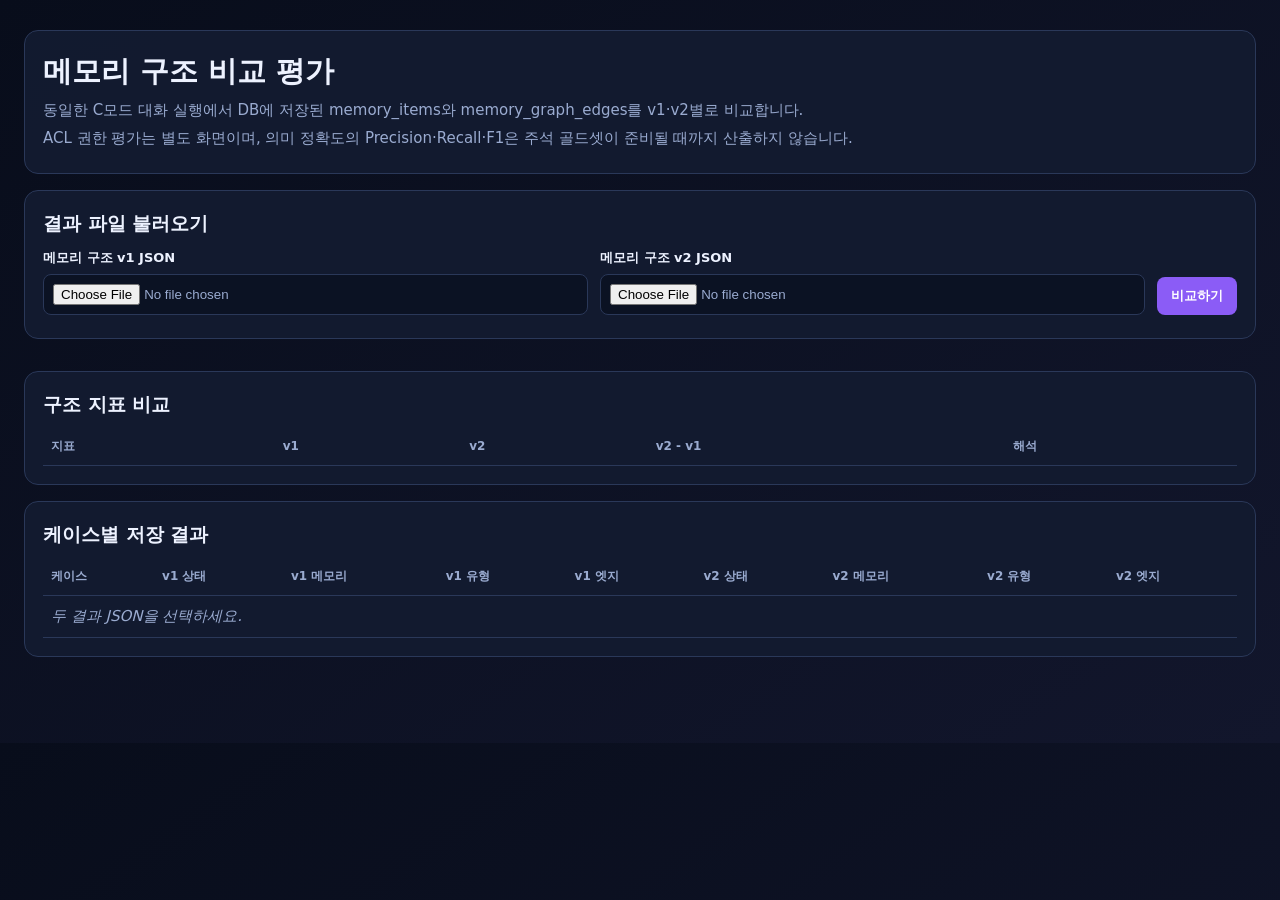
<file: backend/devtools/20260831_235500_memory_structure_dashboard.html>
<!doctype html>
<html lang="ko">
<head>
  <meta charset="utf-8" />
  <meta name="viewport" content="width=device-width, initial-scale=1" />
  <title>메모리 구조 비교 평가</title>
  <style>
    :root{--bg:#080d1b;--panel:#131b30;--panel2:#0b1223;--line:#2a3859;--text:#edf2ff;--muted:#9aabd0;--accent:#8b5cf6;--good:#34d399;--warn:#fbbf24}
    *{box-sizing:border-box}body{margin:0;background:linear-gradient(145deg,#080d1b,#12162c);color:var(--text);font:15px/1.55 system-ui,-apple-system,"Segoe UI",sans-serif}main{max-width:1500px;margin:auto;padding:30px 24px 70px}h1{margin:0;font-size:29px}h2{font-size:19px;margin:0 0 9px}p{margin:5px 0;color:var(--muted)}.box{background:rgba(19,27,48,.94);border:1px solid var(--line);border-radius:14px;padding:18px;margin:0 0 16px}.load{display:grid;grid-template-columns:1fr 1fr auto;gap:12px;align-items:end}.field label{display:block;font-size:13px;font-weight:700;margin-bottom:6px}.field input{width:100%;padding:9px;border:1px solid var(--line);border-radius:8px;background:var(--panel2);color:var(--muted)}button{border:0;border-radius:8px;background:var(--accent);color:#fff;padding:10px 14px;font-weight:750;cursor:pointer}.summary{display:grid;grid-template-columns:repeat(6,minmax(0,1fr));gap:12px;margin-bottom:16px}.metric{background:var(--panel);border:1px solid var(--line);border-radius:12px;padding:13px}.metric .name{font-size:12px;color:var(--muted)}.metric .value{font-size:21px;font-weight:800;margin-top:3px}.good{color:var(--good)}.warn{color:var(--warn)}.table-wrap{overflow-x:auto}.table{width:100%;border-collapse:collapse}.table th,.table td{padding:9px 8px;border-bottom:1px solid var(--line);text-align:left;vertical-align:top}.table th{color:var(--muted);font-size:12px}.mono{font-family:ui-monospace,SFMono-Regular,Consolas,monospace;font-size:12px;white-space:pre-wrap}.tag{display:inline-block;background:#263553;border-radius:99px;padding:2px 7px;margin:1px;font-size:11px}.empty{color:var(--muted);font-style:italic}@media(max-width:900px){.load{grid-template-columns:1fr}.summary{grid-template-columns:repeat(2,1fr)}}
  </style>
</head>
<body>
<main>
  <div class="box"><h1>메모리 구조 비교 평가</h1><p>동일한 C모드 대화 실행에서 DB에 저장된 memory_items와 memory_graph_edges를 v1·v2별로 비교합니다.</p><p>ACL 권한 평가는 별도 화면이며, 의미 정확도의 Precision·Recall·F1은 주석 골드셋이 준비될 때까지 산출하지 않습니다.</p></div>
  <div class="box"><h2>결과 파일 불러오기</h2><div class="load"><div class="field"><label>메모리 구조 v1 JSON</label><input id="v1" type="file" accept=".json,application/json"></div><div class="field"><label>메모리 구조 v2 JSON</label><input id="v2" type="file" accept=".json,application/json"></div><button id="load">비교하기</button></div><p id="status" class="empty"></p></div>
  <div id="summary" class="summary"></div>
  <div class="box"><h2>구조 지표 비교</h2><div class="table-wrap"><table class="table"><thead><tr><th>지표</th><th>v1</th><th>v2</th><th>v2 - v1</th><th>해석</th></tr></thead><tbody id="metrics"></tbody></table></div></div>
  <div class="box"><h2>케이스별 저장 결과</h2><div class="table-wrap"><table class="table"><thead><tr><th>케이스</th><th>v1 상태</th><th>v1 메모리</th><th>v1 유형</th><th>v1 엣지</th><th>v2 상태</th><th>v2 메모리</th><th>v2 유형</th><th>v2 엣지</th></tr></thead><tbody id="cases"><tr><td colspan="9" class="empty">두 결과 JSON을 선택하세요.</td></tr></tbody></table></div></div>
</main>
<script>
(()=>{
  const $=id=>document.getElementById(id), esc=v=>String(v??'').replace(/[&<>"']/g,c=>({'&':'&amp;','<':'&lt;','>':'&gt;','"':'&quot;',"'":'&#039;'}[c])), fmt=v=>typeof v==='number'?(Number.isInteger(v)?String(v):v.toFixed(4)):String(v??'—'), pct=v=>typeof v==='number'?(v*100).toFixed(2)+'%':fmt(v), read=async input=>input.files[0]?JSON.parse(await input.files[0].text()):null;
  const metrics=[['cases_succeeded','성공 케이스','count'],['cases_failed','실패 케이스','count'],['memory_records_total','메모리 레코드 수','count'],['memory_records_per_case','케이스당 메모리 수','number'],['memory_type_counts','메모리 유형별 개수','json'],['memory_type_distribution','메모리 유형 분포','json'],['valid_memory_type_rate','유효 메모리 유형률','percent'],['owner_constraint_rate','소유자 제약 만족률','percent'],['source_conversation_coverage','대화 근거 연결률','percent'],['superseded_link_rate','SUPERSEDED 연결률','percent'],['duplicate_content_rate','중복 본문률','percent'],['graph_edges_total','그래프 엣지 수','count'],['graph_edge_case_coverage','엣지 케이스 커버리지','percent'],['graph_edge_valid_rate','유효 엣지률','percent'],['summary_field_presence_rate','요약 필드 존재율','percent']];
  const display=(value,kind)=>kind==='percent'?pct(value):kind==='json'?(value==null?'—':JSON.stringify(value)):fmt(value);
  function render(a,b){const am=a?.metrics||{},bm=b?.metrics||{};const delta=(x,y)=>typeof x==='number'&&typeof y==='number'?y-x:null;$('summary').innerHTML=[['v1 케이스',am.cases_total??'—',''],['v2 케이스',bm.cases_total??'—',''],['v1 메모리',am.memory_records_total??'—',''],['v2 메모리',bm.memory_records_total??'—',''],['v1 그래프 엣지',am.graph_edges_total??'—',''],['v2 그래프 엣지',bm.graph_edges_total??'—','']].map(x=>`<div class="metric"><div class="name">${esc(x[0])}</div><div class="value">${esc(x[1])}</div></div>`).join('');$('metrics').innerHTML=metrics.map(([key,label,kind])=>{const x=am[key],y=bm[key],d=delta(x,y);const interpretation=key.includes('duplicate')?'낮을수록 좋음':key.includes('superseded')?'갱신 로직 연결 여부':key.includes('summary')?'현재 구현에서 요약 저장 여부':'높을수록 구조가 안정적';return `<tr><td>${esc(label)}<br><span class="mono">${esc(key)}</span></td><td>${esc(display(x,kind))}</td><td>${esc(display(y,kind))}</td><td>${esc(d==null?'—':display(d,kind))}</td><td>${esc(interpretation)}</td></tr>`}).join('');const ids=new Set([...(a?.cases||[]).map(x=>x.case_id),...(b?.cases||[]).map(x=>x.case_id)]);const by=(report,id)=>report?.cases?.find(x=>x.case_id===id);const types=row=>[...new Set((row?.memories||[]).map(x=>x.memory_type))].join(', ')||'—';$('cases').innerHTML=[...ids].sort().map(id=>{const x=by(a,id),y=by(b,id);return `<tr><td>${esc(id)}</td><td>${esc(x?.request_status||'—')}</td><td>${esc(x?.memories?.length??'—')}</td><td>${esc(types(x))}</td><td>${esc(x?.graph_edges?.length??'—')}</td><td>${esc(y?.request_status||'—')}</td><td>${esc(y?.memories?.length??'—')}</td><td>${esc(types(y))}</td><td>${esc(y?.graph_edges?.length??'—')}</td></tr>`}).join('')||'<tr><td colspan="9" class="empty">케이스가 없습니다.</td></tr>';}
  $('load').onclick=async()=>{try{const [a,b]=await Promise.all([read($('v1')),read($('v2'))]);if(!a||!b)throw new Error('v1과 v2 결과 JSON을 모두 선택하세요.');render(a,b);$('status').textContent=`v1 ${a.policy_version||'unknown'} · v2 ${b.policy_version||'unknown'} 결과를 불러왔습니다.`}catch(e){$('status').textContent='불러오기 실패: '+e.message}};
})();
</script>
</body>
</html>
</file>
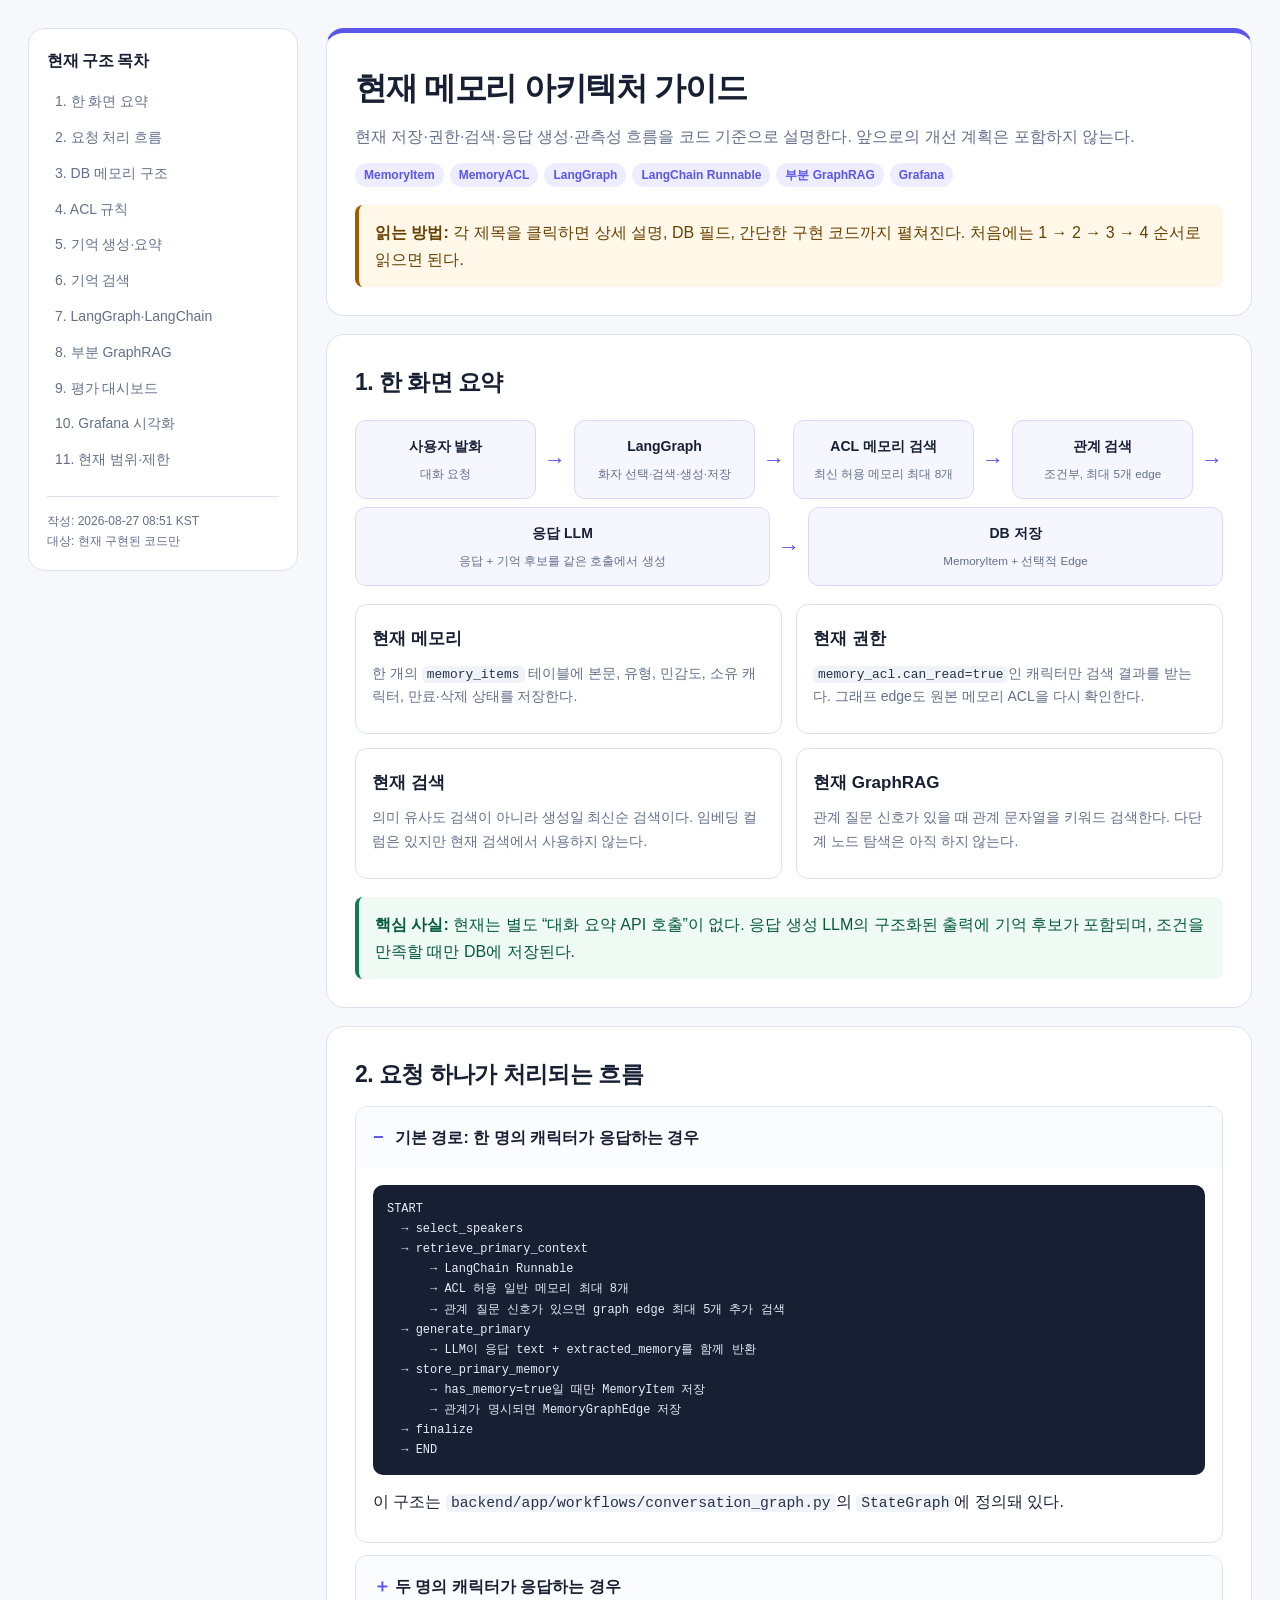
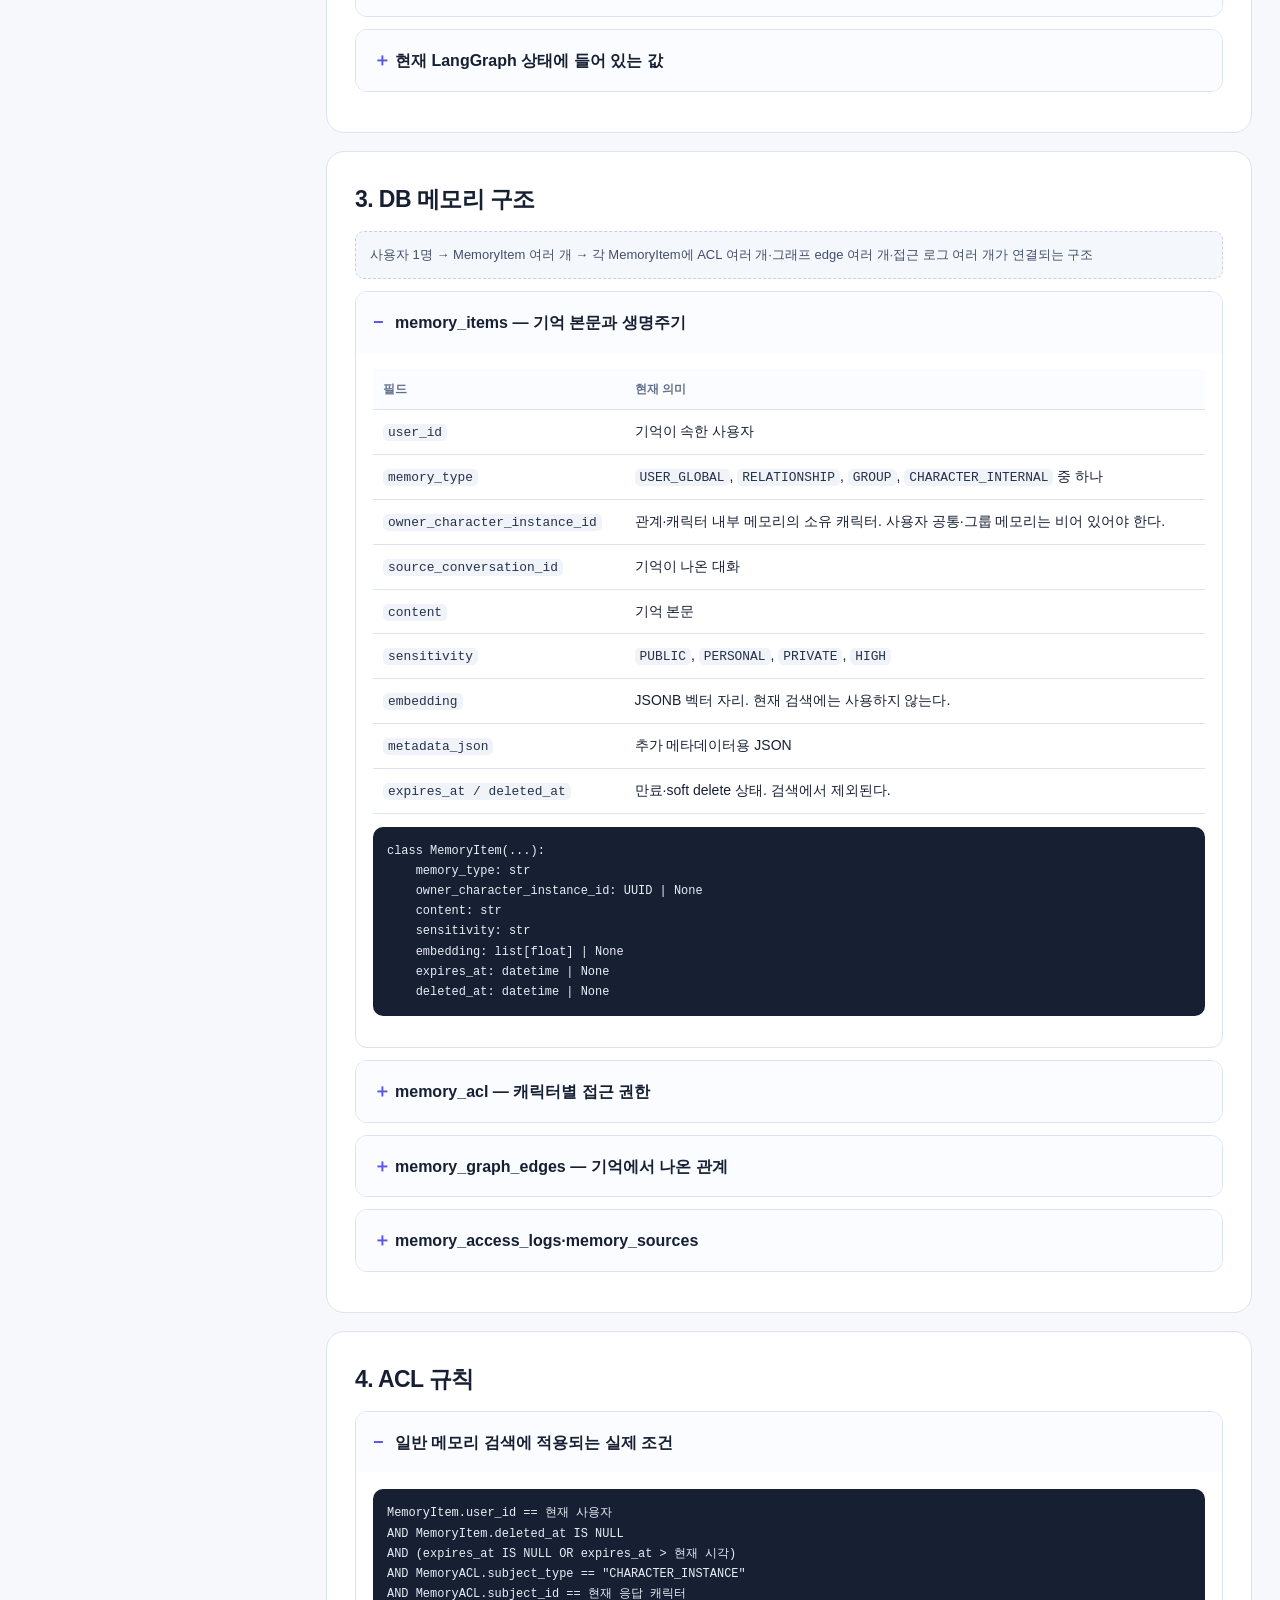
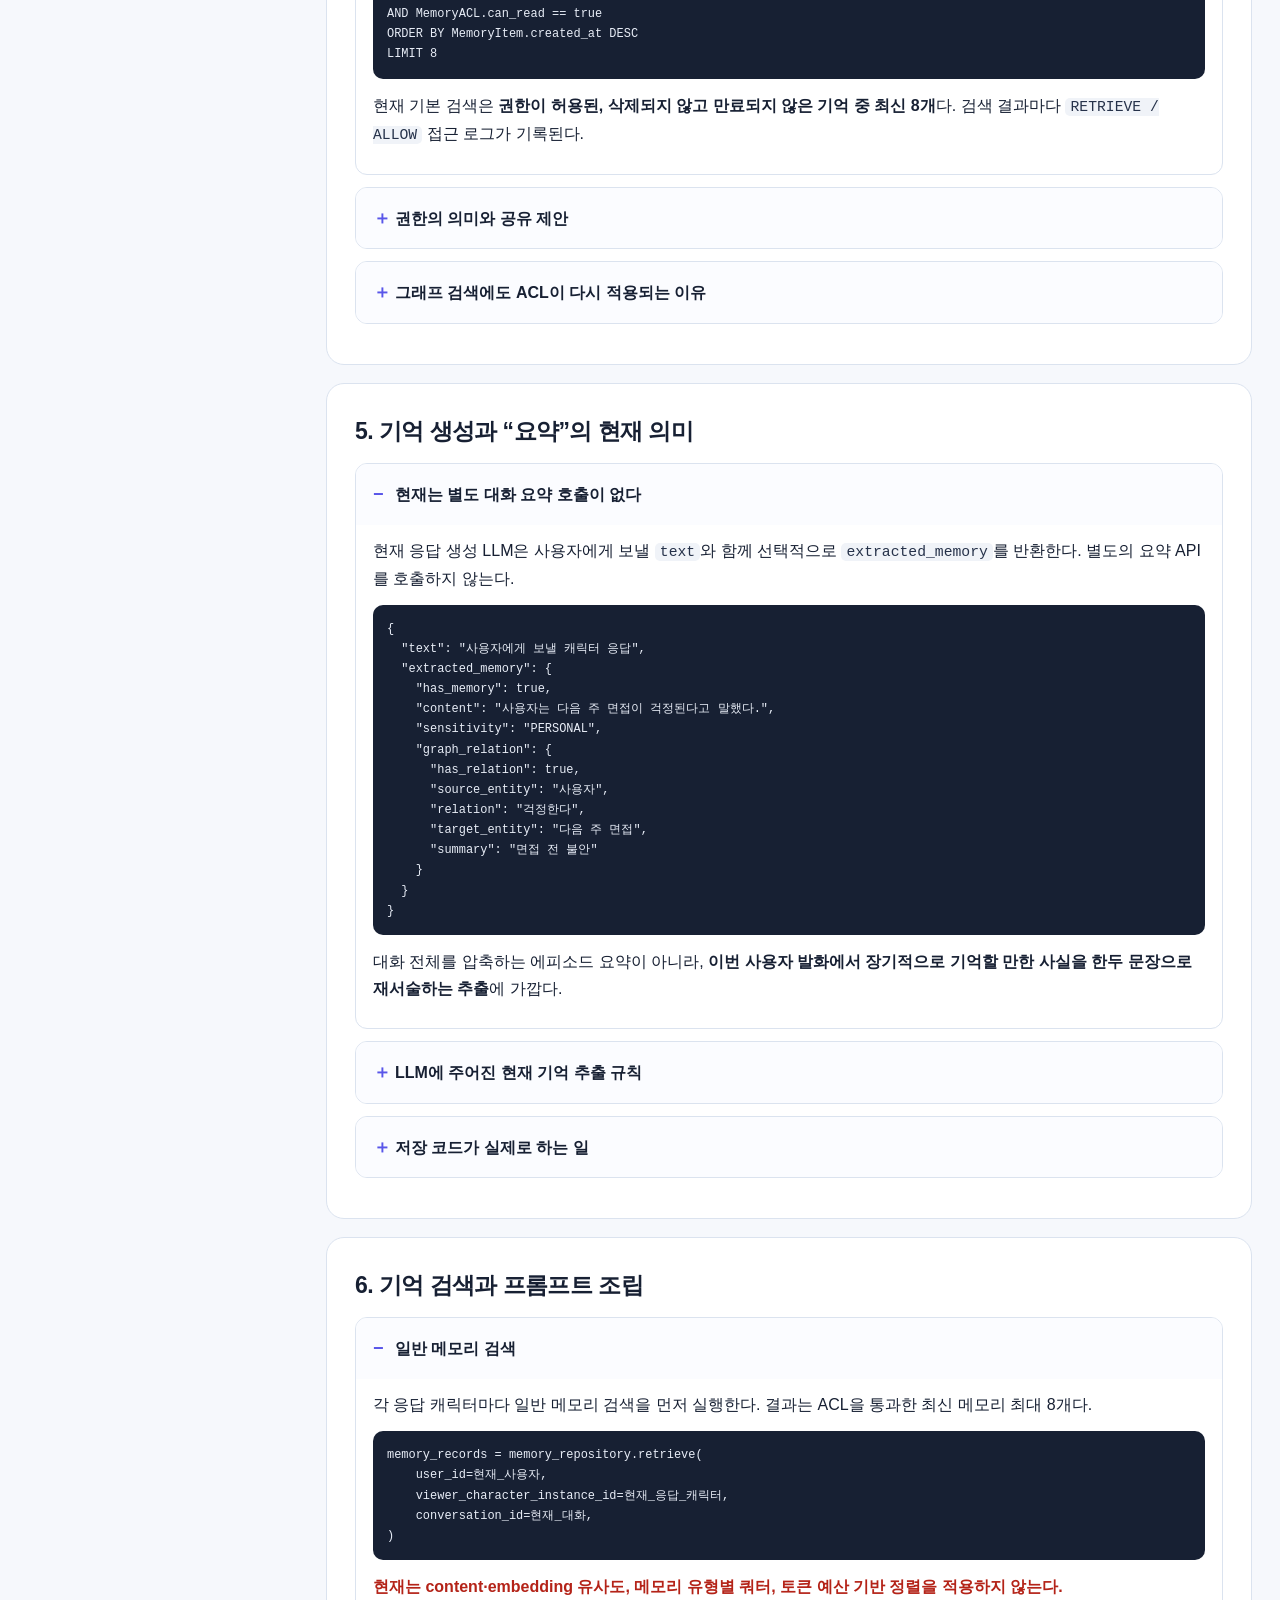
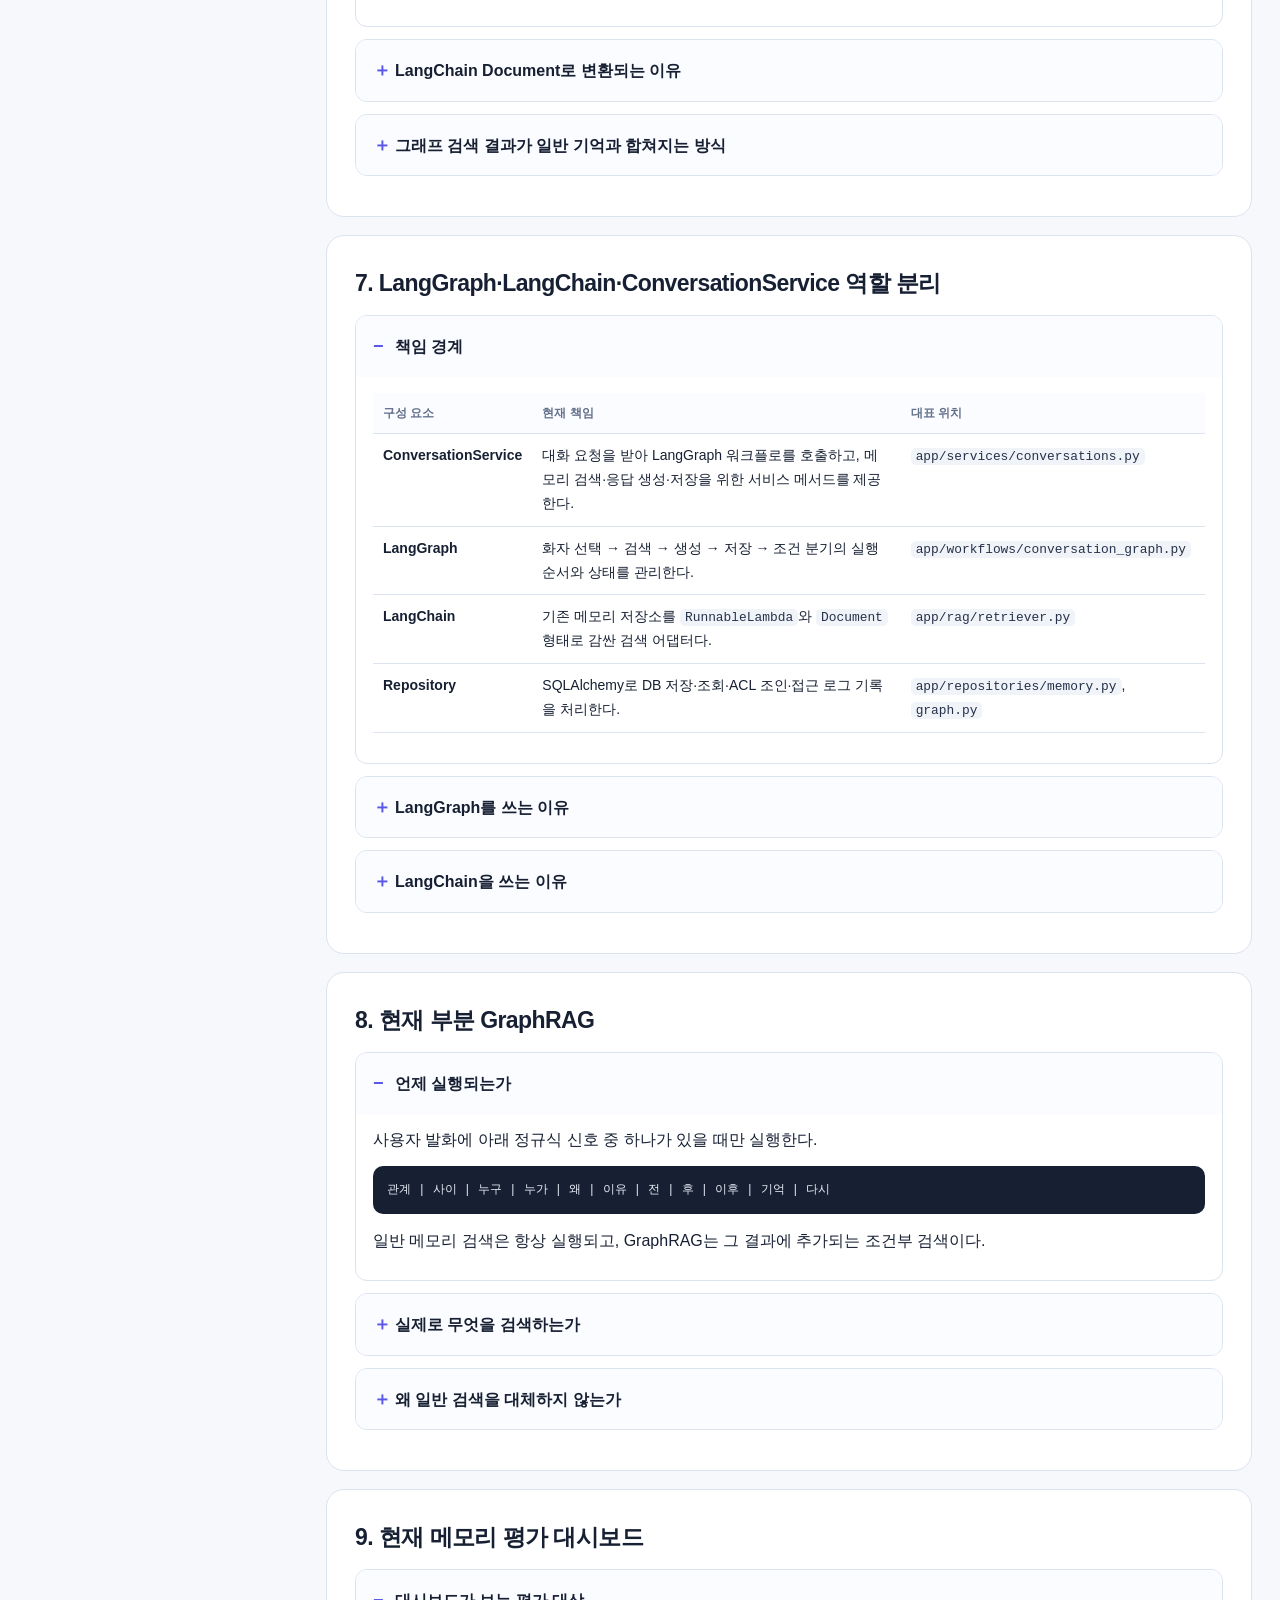
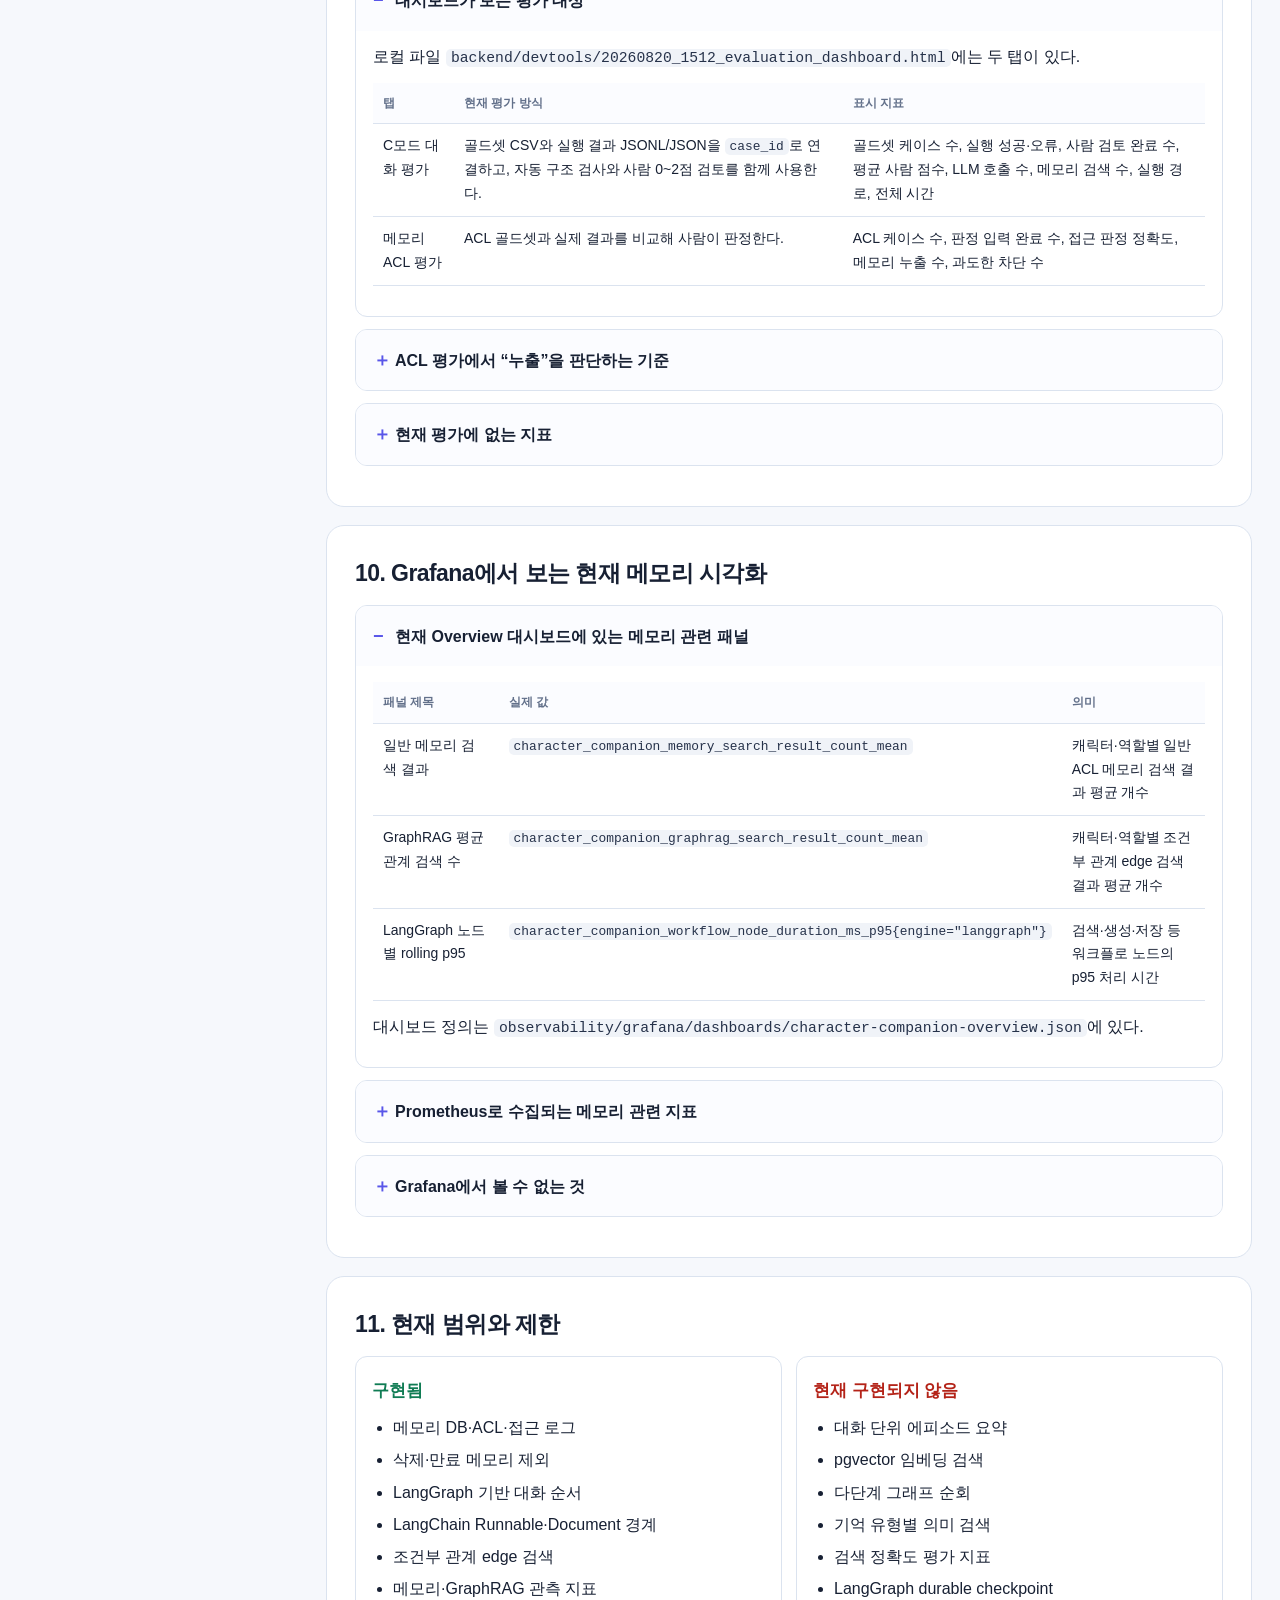
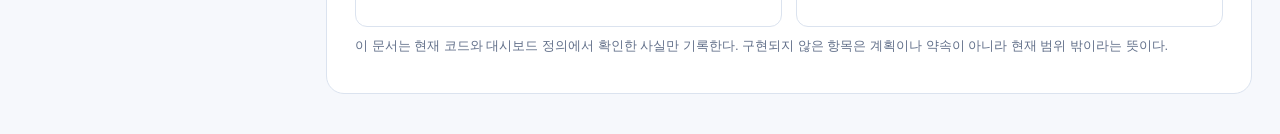
<file: backend/docs/20260827_0851_현재_메모리_아키텍처_가이드.html>
<!doctype html>
<html lang="ko">
<head>
  <meta charset="utf-8">
  <meta name="viewport" content="width=device-width, initial-scale=1">
  <title>현재 메모리 아키텍처 가이드</title>
  <style>
    :root { --ink:#172033; --muted:#62708a; --line:#dbe3ef; --bg:#f6f8fc; --panel:#fff; --accent:#5956e9; --accent-soft:#eeedff; --good:#107c54; --warn:#a45b00; --danger:#b42318; }
    * { box-sizing:border-box; } html { scroll-behavior:smooth; }
    body { margin:0; color:var(--ink); background:var(--bg); font-family:Inter, Pretendard, "Noto Sans KR", Arial, sans-serif; line-height:1.7; }
    .shell { max-width:1440px; margin:0 auto; display:grid; grid-template-columns:270px minmax(0,1fr); gap:28px; padding:28px; }
    .sidebar { position:sticky; top:20px; align-self:start; background:var(--panel); border:1px solid var(--line); border-radius:16px; padding:18px; }
    .sidebar h2 { font-size:16px; margin:0 0 10px; } .sidebar a { display:block; padding:6px 8px; color:var(--muted); text-decoration:none; border-radius:8px; font-size:14px; }
    .sidebar a:hover { background:var(--accent-soft); color:var(--accent); } .sidebar .meta { margin-top:18px; padding-top:14px; border-top:1px solid var(--line); color:var(--muted); font-size:12px; }
    main { min-width:0; } .hero, section { background:var(--panel); border:1px solid var(--line); border-radius:18px; padding:28px; margin-bottom:18px; }
    .hero { border-top:5px solid var(--accent); } h1 { margin:0 0 8px; font-size:32px; letter-spacing:-.04em; } h2 { margin:0 0 12px; font-size:23px; letter-spacing:-.025em; } h3 { margin:4px 0 8px; font-size:17px; }
    p { margin:8px 0; } .lead { color:var(--muted); font-size:16px; } .tag { display:inline-block; margin:4px 6px 0 0; padding:2px 9px; border-radius:999px; background:var(--accent-soft); color:var(--accent); font-size:12px; font-weight:700; }
    .notice { margin-top:18px; padding:14px 16px; border-left:4px solid var(--warn); background:#fff8e8; color:#684000; border-radius:8px; } .fact { margin-top:18px; padding:14px 16px; border-left:4px solid var(--good); background:#effaf5; color:#075b3c; border-radius:8px; }
    .grid { display:grid; grid-template-columns:repeat(2,minmax(0,1fr)); gap:14px; } .card { border:1px solid var(--line); border-radius:12px; padding:16px; background:#fff; } .card p { color:var(--muted); font-size:14px; }
    .flow { display:flex; flex-wrap:wrap; align-items:stretch; gap:8px; margin:18px 0; } .flow .node { flex:1 1 145px; min-width:130px; padding:14px; border-radius:11px; background:#f5f6ff; border:1px solid #d9d8ff; text-align:center; font-weight:700; font-size:14px; } .flow .node small { display:block; margin-top:5px; color:var(--muted); font-weight:400; } .flow .arrow { display:grid; place-items:center; color:var(--accent); font-size:22px; }
    details { border:1px solid var(--line); border-radius:12px; margin:12px 0; overflow:hidden; background:#fff; } summary { cursor:pointer; list-style:none; padding:15px 17px; font-weight:700; background:#fbfcff; } summary::-webkit-details-marker { display:none; } summary::before { content:"＋"; display:inline-block; width:22px; color:var(--accent); font-size:18px; } details[open] summary::before { content:"−"; } .detail-body { padding:4px 17px 18px; }
    table { width:100%; border-collapse:collapse; margin:12px 0; font-size:14px; } th, td { text-align:left; vertical-align:top; padding:10px; border-bottom:1px solid var(--line); } th { color:var(--muted); font-size:12px; background:#fbfcff; } code { padding:1px 5px; border-radius:5px; background:#f0f3f8; color:#26324a; font-family:Consolas, monospace; font-size:.92em; } pre { overflow:auto; padding:14px; border-radius:10px; background:#172033; color:#e8edf7; font-size:13px; line-height:1.55; } pre code { padding:0; background:transparent; color:inherit; } ul, ol { margin:8px 0; padding-left:21px; } li { margin:5px 0; }
    .yes { color:var(--good); font-weight:700; } .no { color:var(--danger); font-weight:700; } .partial { color:var(--warn); font-weight:700; } .path { padding:12px 14px; border-radius:9px; background:#f4f7fb; border:1px dashed #c6d1e2; color:#43506a; font-size:13px; } .foot { color:var(--muted); font-size:13px; }
    @media (max-width:900px) { .shell { grid-template-columns:1fr; padding:14px; } .sidebar { position:static; } .grid { grid-template-columns:1fr; } h1 { font-size:26px; } .hero, section { padding:20px; } }
  </style>
</head>
<body>
  <div class="shell">
    <nav class="sidebar" aria-label="문서 목차">
      <h2>현재 구조 목차</h2>
      <a href="#one-screen">1. 한 화면 요약</a><a href="#request-flow">2. 요청 처리 흐름</a><a href="#database">3. DB 메모리 구조</a><a href="#acl">4. ACL 규칙</a><a href="#creation">5. 기억 생성·요약</a><a href="#retrieval">6. 기억 검색</a><a href="#frameworks">7. LangGraph·LangChain</a><a href="#graphrag">8. 부분 GraphRAG</a><a href="#evaluation">9. 평가 대시보드</a><a href="#grafana">10. Grafana 시각화</a><a href="#limits">11. 현재 범위·제한</a>
      <div class="meta">작성: 2026-08-27 08:51 KST<br>대상: 현재 구현된 코드만</div>
    </nav>
    <main>
      <header class="hero"><h1>현재 메모리 아키텍처 가이드</h1><p class="lead">현재 저장·권한·검색·응답 생성·관측성 흐름을 코드 기준으로 설명한다. 앞으로의 개선 계획은 포함하지 않는다.</p><span class="tag">MemoryItem</span><span class="tag">MemoryACL</span><span class="tag">LangGraph</span><span class="tag">LangChain Runnable</span><span class="tag">부분 GraphRAG</span><span class="tag">Grafana</span><div class="notice"><b>읽는 방법:</b> 각 제목을 클릭하면 상세 설명, DB 필드, 간단한 구현 코드까지 펼쳐진다. 처음에는 1 → 2 → 3 → 4 순서로 읽으면 된다.</div></header>

      <section id="one-screen"><h2>1. 한 화면 요약</h2>
        <div class="flow" aria-label="현재 메모리 처리 흐름"><div class="node">사용자 발화<small>대화 요청</small></div><div class="arrow">→</div><div class="node">LangGraph<small>화자 선택·검색·생성·저장</small></div><div class="arrow">→</div><div class="node">ACL 메모리 검색<small>최신 허용 메모리 최대 8개</small></div><div class="arrow">→</div><div class="node">관계 검색<small>조건부, 최대 5개 edge</small></div><div class="arrow">→</div><div class="node">응답 LLM<small>응답 + 기억 후보를 같은 호출에서 생성</small></div><div class="arrow">→</div><div class="node">DB 저장<small>MemoryItem + 선택적 Edge</small></div></div>
        <div class="grid"><div class="card"><h3>현재 메모리</h3><p>한 개의 <code>memory_items</code> 테이블에 본문, 유형, 민감도, 소유 캐릭터, 만료·삭제 상태를 저장한다.</p></div><div class="card"><h3>현재 권한</h3><p><code>memory_acl.can_read=true</code>인 캐릭터만 검색 결과를 받는다. 그래프 edge도 원본 메모리 ACL을 다시 확인한다.</p></div><div class="card"><h3>현재 검색</h3><p>의미 유사도 검색이 아니라 생성일 최신순 검색이다. 임베딩 컬럼은 있지만 현재 검색에서 사용하지 않는다.</p></div><div class="card"><h3>현재 GraphRAG</h3><p>관계 질문 신호가 있을 때 관계 문자열을 키워드 검색한다. 다단계 노드 탐색은 아직 하지 않는다.</p></div></div>
        <div class="fact"><b>핵심 사실:</b> 현재는 별도 “대화 요약 API 호출”이 없다. 응답 생성 LLM의 구조화된 출력에 기억 후보가 포함되며, 조건을 만족할 때만 DB에 저장된다.</div>
      </section>

      <section id="request-flow"><h2>2. 요청 하나가 처리되는 흐름</h2>
        <details open><summary>기본 경로: 한 명의 캐릭터가 응답하는 경우</summary><div class="detail-body"><pre><code>START
  → select_speakers
  → retrieve_primary_context
      → LangChain Runnable
      → ACL 허용 일반 메모리 최대 8개
      → 관계 질문 신호가 있으면 graph edge 최대 5개 추가 검색
  → generate_primary
      → LLM이 응답 text + extracted_memory를 함께 반환
  → store_primary_memory
      → has_memory=true일 때만 MemoryItem 저장
      → 관계가 명시되면 MemoryGraphEdge 저장
  → finalize
  → END</code></pre><p>이 구조는 <code>backend/app/workflows/conversation_graph.py</code>의 <code>StateGraph</code>에 정의돼 있다.</p></div></details>
        <details><summary>두 명의 캐릭터가 응답하는 경우</summary><div class="detail-body"><p>첫 번째 캐릭터의 응답 뒤에 <code>needs_second_speaker</code> 또는 강제 2인 응답 조건이 참이면 다음 경로가 추가된다.</p><pre><code>store_primary_memory
  → retrieve_secondary_context
  → generate_secondary
  → store_secondary_memory
  → finalize</code></pre><p>한 사용자 발화에도 최대 두 번의 응답 LLM 호출과 두 번의 기억 후보 추출이 일어날 수 있다. 각 캐릭터는 자신에게 ACL로 허용된 메모리만 검색한다.</p></div></details>
        <details><summary>현재 LangGraph 상태에 들어 있는 값</summary><div class="detail-body"><table><thead><tr><th>상태 값</th><th>의미</th></tr></thead><tbody><tr><td><code>context</code></td><td>사용자·캐릭터 인스턴스·프로필 등의 요청 컨텍스트</td></tr><tr><td><code>conversation_id</code></td><td>현재 대화 식별자</td></tr><tr><td><code>user_text</code></td><td>이번 사용자 발화</td></tr><tr><td><code>recent_messages</code></td><td>이번 대화에서 최근 메시지 목록</td></tr><tr><td><code>primary_memory_context</code></td><td>첫 번째 캐릭터에 전달할 기억 목록</td></tr><tr><td><code>secondary_memory_context</code></td><td>두 번째 캐릭터에 전달할 기억 목록</td></tr></tbody></table><p>장기 메모리 DB 전체를 상태에 넣지 않는다. 검색 결과만 <code>MemoryContextItem</code> 목록으로 상태에 전달한다.</p></div></details>
      </section>

      <section id="database"><h2>3. DB 메모리 구조</h2><div class="path">사용자 1명 → MemoryItem 여러 개 → 각 MemoryItem에 ACL 여러 개·그래프 edge 여러 개·접근 로그 여러 개가 연결되는 구조</div>
        <details open><summary>memory_items — 기억 본문과 생명주기</summary><div class="detail-body"><table><thead><tr><th>필드</th><th>현재 의미</th></tr></thead><tbody><tr><td><code>user_id</code></td><td>기억이 속한 사용자</td></tr><tr><td><code>memory_type</code></td><td><code>USER_GLOBAL</code>, <code>RELATIONSHIP</code>, <code>GROUP</code>, <code>CHARACTER_INTERNAL</code> 중 하나</td></tr><tr><td><code>owner_character_instance_id</code></td><td>관계·캐릭터 내부 메모리의 소유 캐릭터. 사용자 공통·그룹 메모리는 비어 있어야 한다.</td></tr><tr><td><code>source_conversation_id</code></td><td>기억이 나온 대화</td></tr><tr><td><code>content</code></td><td>기억 본문</td></tr><tr><td><code>sensitivity</code></td><td><code>PUBLIC</code>, <code>PERSONAL</code>, <code>PRIVATE</code>, <code>HIGH</code></td></tr><tr><td><code>embedding</code></td><td>JSONB 벡터 자리. 현재 검색에는 사용하지 않는다.</td></tr><tr><td><code>metadata_json</code></td><td>추가 메타데이터용 JSON</td></tr><tr><td><code>expires_at / deleted_at</code></td><td>만료·soft delete 상태. 검색에서 제외된다.</td></tr></tbody></table><pre><code>class MemoryItem(...):
    memory_type: str
    owner_character_instance_id: UUID | None
    content: str
    sensitivity: str
    embedding: list[float] | None
    expires_at: datetime | None
    deleted_at: datetime | None</code></pre></div></details>
        <details><summary>memory_acl — 캐릭터별 접근 권한</summary><div class="detail-body"><p>한 메모리에는 사용자 또는 캐릭터 인스턴스 단위 ACL을 여러 개 둘 수 있다. 실제 검색은 캐릭터 인스턴스 ACL을 조인해서 처리한다.</p><table><thead><tr><th>필드</th><th>현재 의미</th></tr></thead><tbody><tr><td><code>subject_type / subject_id</code></td><td>권한 대상의 종류와 식별자. 현재 값은 <code>USER</code> 또는 <code>CHARACTER_INSTANCE</code></td></tr><tr><td><code>can_know</code></td><td>그 기억의 존재를 알 수 있는지</td></tr><tr><td><code>can_read</code></td><td>본문을 검색·읽을 수 있는지</td></tr><tr><td><code>can_disclose_to</code></td><td>다른 참여자에게 공개할 수 있는지</td></tr><tr><td><code>granted_by_user_id</code></td><td>권한을 부여한 사용자</td></tr></tbody></table></div></details>
        <details><summary>memory_graph_edges — 기억에서 나온 관계</summary><div class="detail-body"><p>독립된 지식 그래프가 아니라, <b>특정 MemoryItem을 근거로 하는 관계 레코드</b>다.</p><pre><code>MemoryItem
  “사용자는 다음 주 면접이 걱정된다고 말했다.”

MemoryGraphEdge
  source_entity = “사용자”
  relation      = “걱정한다”
  target_entity = “다음 주 면접”
  memory_id     = 위 MemoryItem의 ID</code></pre><p><code>memory_id + source_entity + relation + target_entity</code> 조합은 중복 저장되지 않는다.</p></div></details>
        <details><summary>memory_access_logs·memory_sources</summary><div class="detail-body"><ul><li><code>memory_access_logs</code>: 누가 어떤 기억을 조회·공개·공유하려 했는지, 허용·차단됐는지, 이유가 무엇인지 기록한다.</li><li><code>memory_sources</code>: 기억과 원본 메시지를 연결하기 위한 테이블이다.</li></ul></div></details>
      </section>

      <section id="acl"><h2>4. ACL 규칙</h2>
        <details open><summary>일반 메모리 검색에 적용되는 실제 조건</summary><div class="detail-body"><pre><code>MemoryItem.user_id == 현재 사용자
AND MemoryItem.deleted_at IS NULL
AND (expires_at IS NULL OR expires_at &gt; 현재 시각)
AND MemoryACL.subject_type == "CHARACTER_INSTANCE"
AND MemoryACL.subject_id == 현재 응답 캐릭터
AND MemoryACL.can_read == true
ORDER BY MemoryItem.created_at DESC
LIMIT 8</code></pre><p>현재 기본 검색은 <b>권한이 허용된, 삭제되지 않고 만료되지 않은 기억 중 최신 8개</b>다. 검색 결과마다 <code>RETRIEVE / ALLOW</code> 접근 로그가 기록된다.</p></div></details>
        <details><summary>권한의 의미와 공유 제안</summary><div class="detail-body"><ul><li><code>can_read</code>가 거짓이면 해당 캐릭터의 프롬프트에 메모리 본문이 들어가지 않는다.</li><li><code>can_disclose_to</code>는 다른 참여자에게 기억을 말로 공개할 수 있는지와 관련된 권한이다.</li><li>LLM이 다른 캐릭터에게 실제로 말한 메모리 ID를 반환하면, 서비스는 그 ID가 이번 요청에서 해당 캐릭터에게 검색된 것이 맞는지 다시 확인한 후 공유 제안을 만든다.</li><li>공유 제안 자체가 DB ACL을 자동으로 바꾸지는 않는다.</li></ul></div></details>
        <details><summary>그래프 검색에도 ACL이 다시 적용되는 이유</summary><div class="detail-body"><p>관계 edge만 별도로 읽으면 관계를 통해 비공개 기억의 존재를 유추하는 누출이 생길 수 있다. 그래서 그래프 검색은 edge를 원본 <code>MemoryItem</code>에 조인하고, 다시 요청 캐릭터의 <code>can_read=true</code> ACL을 확인한다.</p><p class="yes">결과: 그래프 edge는 일반 메모리보다 넓은 권한을 주지 않는다.</p></div></details>
      </section>

      <section id="creation"><h2>5. 기억 생성과 “요약”의 현재 의미</h2>
        <details open><summary>현재는 별도 대화 요약 호출이 없다</summary><div class="detail-body"><p>현재 응답 생성 LLM은 사용자에게 보낼 <code>text</code>와 함께 선택적으로 <code>extracted_memory</code>를 반환한다. 별도의 요약 API를 호출하지 않는다.</p><pre><code>{
  "text": "사용자에게 보낼 캐릭터 응답",
  "extracted_memory": {
    "has_memory": true,
    "content": "사용자는 다음 주 면접이 걱정된다고 말했다.",
    "sensitivity": "PERSONAL",
    "graph_relation": {
      "has_relation": true,
      "source_entity": "사용자",
      "relation": "걱정한다",
      "target_entity": "다음 주 면접",
      "summary": "면접 전 불안"
    }
  }
}</code></pre><p>대화 전체를 압축하는 에피소드 요약이 아니라, <b>이번 사용자 발화에서 장기적으로 기억할 만한 사실을 한두 문장으로 재서술하는 추출</b>에 가깝다.</p></div></details>
        <details><summary>LLM에 주어진 현재 기억 추출 규칙</summary><div class="detail-body"><ul><li>앞으로도 기억할 가치가 있는 새로운 사실일 때만 <code>has_memory=true</code></li><li>이미 전달된 기억을 중복 저장하지 않음</li><li>사소한 잡담·일회성 감탄·추측한 감정은 저장하지 않음</li><li>사용자가 실제로 말한 내용만 기록</li><li>본문은 “사용자는 ~라고 말했다” 형태의 짧고 구체적인 한두 문장</li><li>명시된 주체·관계·대상이 있을 때만 graph relation 생성</li></ul></div></details>
        <details><summary>저장 코드가 실제로 하는 일</summary><div class="detail-body"><pre><code>if not result.extracted_memory.has_memory:
    return

memory_record = memory_repository.create_memory(
    content=content,
    memory_type="RELATIONSHIP",
    sensitivity=result.extracted_memory.sensitivity,
    owner_character_instance_id=현재_응답_캐릭터,
    readable_by=공유_모드로_계산한_캐릭터들,
)

if graph_relation.has_relation:
    graph_repository.create_edge(memory_id=memory_record.id, ...)</code></pre><div class="notice"><b>현재 사실:</b> 자동 추출 메모리는 본문이 선호·일정·감정처럼 보여도 현재 코드에서 <code>RELATIONSHIP</code> 타입으로 저장된다.</div></div></details>
      </section>

      <section id="retrieval"><h2>6. 기억 검색과 프롬프트 조립</h2>
        <details open><summary>일반 메모리 검색</summary><div class="detail-body"><p>각 응답 캐릭터마다 일반 메모리 검색을 먼저 실행한다. 결과는 ACL을 통과한 최신 메모리 최대 8개다.</p><pre><code>memory_records = memory_repository.retrieve(
    user_id=현재_사용자,
    viewer_character_instance_id=현재_응답_캐릭터,
    conversation_id=현재_대화,
)</code></pre><p class="no">현재는 content·embedding 유사도, 메모리 유형별 쿼터, 토큰 예산 기반 정렬을 적용하지 않는다.</p></div></details>
        <details><summary>LangChain Document로 변환되는 이유</summary><div class="detail-body"><p>검색 결과는 LangChain의 <code>Document</code>로도 변환된다. 본문은 <code>page_content</code>, 메모리 ID·유형·민감도·출처는 <code>metadata</code>에 들어간다.</p><pre><code>Document(
    page_content=record.content,
    metadata={
        "memory_id": str(record.id),
        "memory_type": record.memory_type,
        "sensitivity": record.sensitivity,
        "source": "acl_memory",
    },
)</code></pre><p>현재 응답 프롬프트 조립은 <code>MemoryContextItem</code>을 사용한다. <code>Document</code>는 LangChain 기반 검색 경계를 만들기 위한 형식이다.</p></div></details>
        <details><summary>그래프 검색 결과가 일반 기억과 합쳐지는 방식</summary><div class="detail-body"><p>그래프 검색 결과의 원본 <code>memory_id</code>가 이미 일반 메모리에 있으면 중복 추가하지 않는다. 없으면 아래 문자열을 관계 기억으로 추가한다.</p><pre><code>[관계 그래프] 사용자 —[걱정한다]→ 다음 주 면접 (면접 전 불안)</code></pre></div></details>
      </section>

      <section id="frameworks"><h2>7. LangGraph·LangChain·ConversationService 역할 분리</h2>
        <details open><summary>책임 경계</summary><div class="detail-body"><table><thead><tr><th>구성 요소</th><th>현재 책임</th><th>대표 위치</th></tr></thead><tbody><tr><td><b>ConversationService</b></td><td>대화 요청을 받아 LangGraph 워크플로를 호출하고, 메모리 검색·응답 생성·저장을 위한 서비스 메서드를 제공한다.</td><td><code>app/services/conversations.py</code></td></tr><tr><td><b>LangGraph</b></td><td>화자 선택 → 검색 → 생성 → 저장 → 조건 분기의 실행 순서와 상태를 관리한다.</td><td><code>app/workflows/conversation_graph.py</code></td></tr><tr><td><b>LangChain</b></td><td>기존 메모리 저장소를 <code>RunnableLambda</code>와 <code>Document</code> 형태로 감싼 검색 어댑터다.</td><td><code>app/rag/retriever.py</code></td></tr><tr><td><b>Repository</b></td><td>SQLAlchemy로 DB 저장·조회·ACL 조인·접근 로그 기록을 처리한다.</td><td><code>app/repositories/memory.py</code>, <code>graph.py</code></td></tr></tbody></table></div></details>
        <details><summary>LangGraph를 쓰는 이유</summary><div class="detail-body"><ul><li>1명 응답과 2명 응답의 조건 분기를 코드에서 노드·edge로 명시한다.</li><li>검색·생성·저장을 분리해서 노드별 시간을 기록한다.</li><li>대화 순서가 한 함수에 섞이지 않아 실행 경로를 추적할 수 있다.</li></ul></div></details>
        <details><summary>LangChain을 쓰는 이유</summary><div class="detail-body"><ul><li>현재 SQLAlchemy 검색을 <code>Runnable</code>이라는 호출 가능한 단위로 감싼다.</li><li>검색 결과를 <code>Document</code>로 표준화한다.</li><li>ConversationWorkflow가 DB 구현 세부사항을 직접 알지 않게 한다.</li></ul><p><code>Runnable</code>은 입력을 받아 출력을 반환하는 재사용 가능한 처리 단위다. 현재는 <code>RetrievalRequest → RetrievalBundle</code> 변환을 담당한다.</p></div></details>
      </section>

      <section id="graphrag"><h2>8. 현재 부분 GraphRAG</h2>
        <details open><summary>언제 실행되는가</summary><div class="detail-body"><p>사용자 발화에 아래 정규식 신호 중 하나가 있을 때만 실행한다.</p><pre><code>관계 | 사이 | 누구 | 누가 | 왜 | 이유 | 전 | 후 | 이후 | 기억 | 다시</code></pre><p>일반 메모리 검색은 항상 실행되고, GraphRAG는 그 결과에 추가되는 조건부 검색이다.</p></div></details>
        <details><summary>실제로 무엇을 검색하는가</summary><div class="detail-body"><ol><li>사용자 문장에서 두 글자 이상 토큰을 최대 8개 추출한다.</li><li>불용어를 제거한다.</li><li><code>source_entity</code>, <code>relation</code>, <code>target_entity</code>, <code>summary</code>에 토큰이 포함된 edge를 찾는다.</li><li>원본 메모리 ACL을 통과한 최근 edge 최대 5개를 반환한다.</li></ol><p class="partial">현재 구현은 “관계가 담긴 메모리를 추가 검색”하는 부분 GraphRAG다. 노드 간 2홉·3홉을 따라가는 그래프 순회는 아니다.</p></div></details>
        <details><summary>왜 일반 검색을 대체하지 않는가</summary><div class="detail-body"><ul><li>일반 잡담은 최신 ACL 허용 메모리만으로도 충분할 수 있다.</li><li>관계 검색은 “왜”, “누구”, “전후”처럼 관계가 필요한 질문에만 추가 근거를 제공한다.</li><li>그래프 edge도 원본 ACL을 확인하므로 관계 검색이 권한 범위를 넓히지 않는다.</li></ul></div></details>
      </section>

      <section id="evaluation"><h2>9. 현재 메모리 평가 대시보드</h2>
        <details open><summary>대시보드가 보는 평가 대상</summary><div class="detail-body"><p>로컬 파일 <code>backend/devtools/20260820_1512_evaluation_dashboard.html</code>에는 두 탭이 있다.</p><table><thead><tr><th>탭</th><th>현재 평가 방식</th><th>표시 지표</th></tr></thead><tbody><tr><td>C모드 대화 평가</td><td>골드셋 CSV와 실행 결과 JSONL/JSON을 <code>case_id</code>로 연결하고, 자동 구조 검사와 사람 0~2점 검토를 함께 사용한다.</td><td>골드셋 케이스 수, 실행 성공·오류, 사람 검토 완료 수, 평균 사람 점수, LLM 호출 수, 메모리 검색 수, 실행 경로, 전체 시간</td></tr><tr><td>메모리 ACL 평가</td><td>ACL 골드셋과 실제 결과를 비교해 사람이 판정한다.</td><td>ACL 케이스 수, 판정 입력 완료 수, 접근 판정 정확도, 메모리 누출 수, 과도한 차단 수</td></tr></tbody></table></div></details>
        <details><summary>ACL 평가에서 “누출”을 판단하는 기준</summary><div class="detail-body"><p>차단 대상 캐릭터가 메모리 <b>본문·요약·ID</b> 중 하나라도 볼 수 있으면 누출이다. 누출이 한 건이라도 있으면 해당 ACL 결과는 통과할 수 없도록 대시보드에 명시돼 있다.</p></div></details>
        <details><summary>현재 평가에 없는 지표</summary><div class="detail-body"><p class="no">현재 평가 대시보드에는 Context Precision, Context Recall, Groundedness, Graph Path Accuracy 같은 검색 정확도 지표는 구현돼 있지 않다.</p><p>현재 구현된 평가는 대화 품질의 사람 검토, 구조 검사, ACL 허용·차단 정확도에 초점이 있다.</p></div></details>
      </section>

      <section id="grafana"><h2>10. Grafana에서 보는 현재 메모리 시각화</h2>
        <details open><summary>현재 Overview 대시보드에 있는 메모리 관련 패널</summary><div class="detail-body"><table><thead><tr><th>패널 제목</th><th>실제 값</th><th>의미</th></tr></thead><tbody><tr><td>일반 메모리 검색 결과</td><td><code>character_companion_memory_search_result_count_mean</code></td><td>캐릭터·역할별 일반 ACL 메모리 검색 결과 평균 개수</td></tr><tr><td>GraphRAG 평균 관계 검색 수</td><td><code>character_companion_graphrag_search_result_count_mean</code></td><td>캐릭터·역할별 조건부 관계 edge 검색 결과 평균 개수</td></tr><tr><td>LangGraph 노드별 rolling p95</td><td><code>character_companion_workflow_node_duration_ms_p95{engine="langgraph"}</code></td><td>검색·생성·저장 등 워크플로 노드의 p95 처리 시간</td></tr></tbody></table><p>대시보드 정의는 <code>observability/grafana/dashboards/character-companion-overview.json</code>에 있다.</p></div></details>
        <details><summary>Prometheus로 수집되는 메모리 관련 지표</summary><div class="detail-body"><ul><li><code>memory_searches_total</code>: 메모리 검색 실행 횟수</li><li><code>memory_search_result_count</code>: 일반 메모리 검색 결과 수</li><li><code>graphrag_search_result_count</code>: 관계 edge 검색 결과 수</li><li><code>workflow_node_duration_ms</code>: LangGraph 노드별 처리 시간</li><li><code>conversation_workflows_total</code>: 워크플로 성공·실패 수</li><li><code>conversation_execution_paths_total</code>: primary 또는 primary_secondary 실행 경로 수</li></ul></div></details>
        <details><summary>Grafana에서 볼 수 없는 것</summary><div class="detail-body"><ul><li>메모리 원문과 민감 정보</li><li>특정 사용자의 실제 관계 그래프 그림</li><li>ACL 허용·차단의 개별 본문</li><li>요약 본문</li></ul><p>이 내용은 Prometheus 메트릭으로 보내지지 않는다. Grafana는 운영 수치용이고, 메모리 본문을 보내지 않는 것은 개인정보 보호 측면에서 의도된 경계다.</p></div></details>
      </section>

      <section id="limits"><h2>11. 현재 범위와 제한</h2><div class="grid"><div class="card"><h3 class="yes">구현됨</h3><ul><li>메모리 DB·ACL·접근 로그</li><li>삭제·만료 메모리 제외</li><li>LangGraph 기반 대화 순서</li><li>LangChain Runnable·Document 경계</li><li>조건부 관계 edge 검색</li><li>메모리·GraphRAG 관측 지표</li></ul></div><div class="card"><h3 class="no">현재 구현되지 않음</h3><ul><li>대화 단위 에피소드 요약</li><li>pgvector 임베딩 검색</li><li>다단계 그래프 순회</li><li>기억 유형별 의미 검색</li><li>검색 정확도 평가 지표</li><li>LangGraph durable checkpoint</li></ul></div></div><p class="foot">이 문서는 현재 코드와 대시보드 정의에서 확인한 사실만 기록한다. 구현되지 않은 항목은 계획이나 약속이 아니라 현재 범위 밖이라는 뜻이다.</p></section>
    </main>
  </div>
</body>
</html>
</file>
